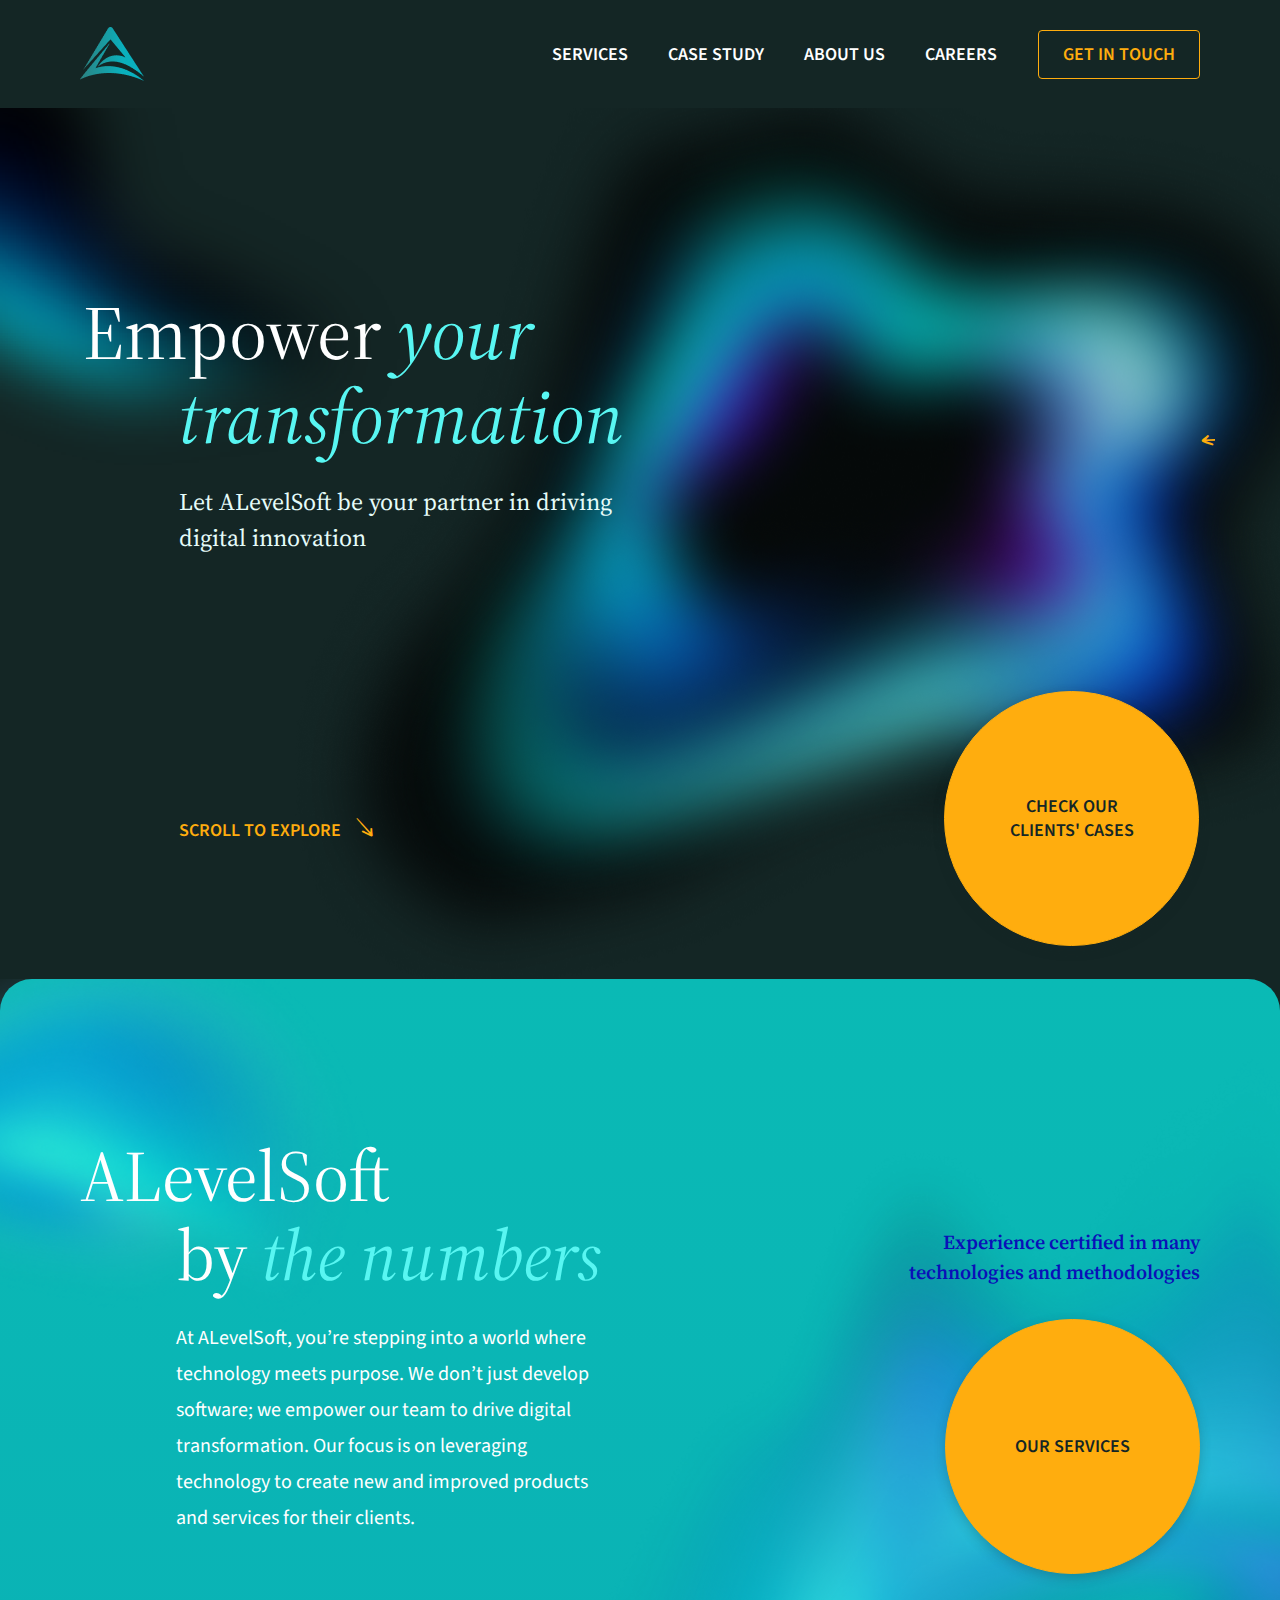
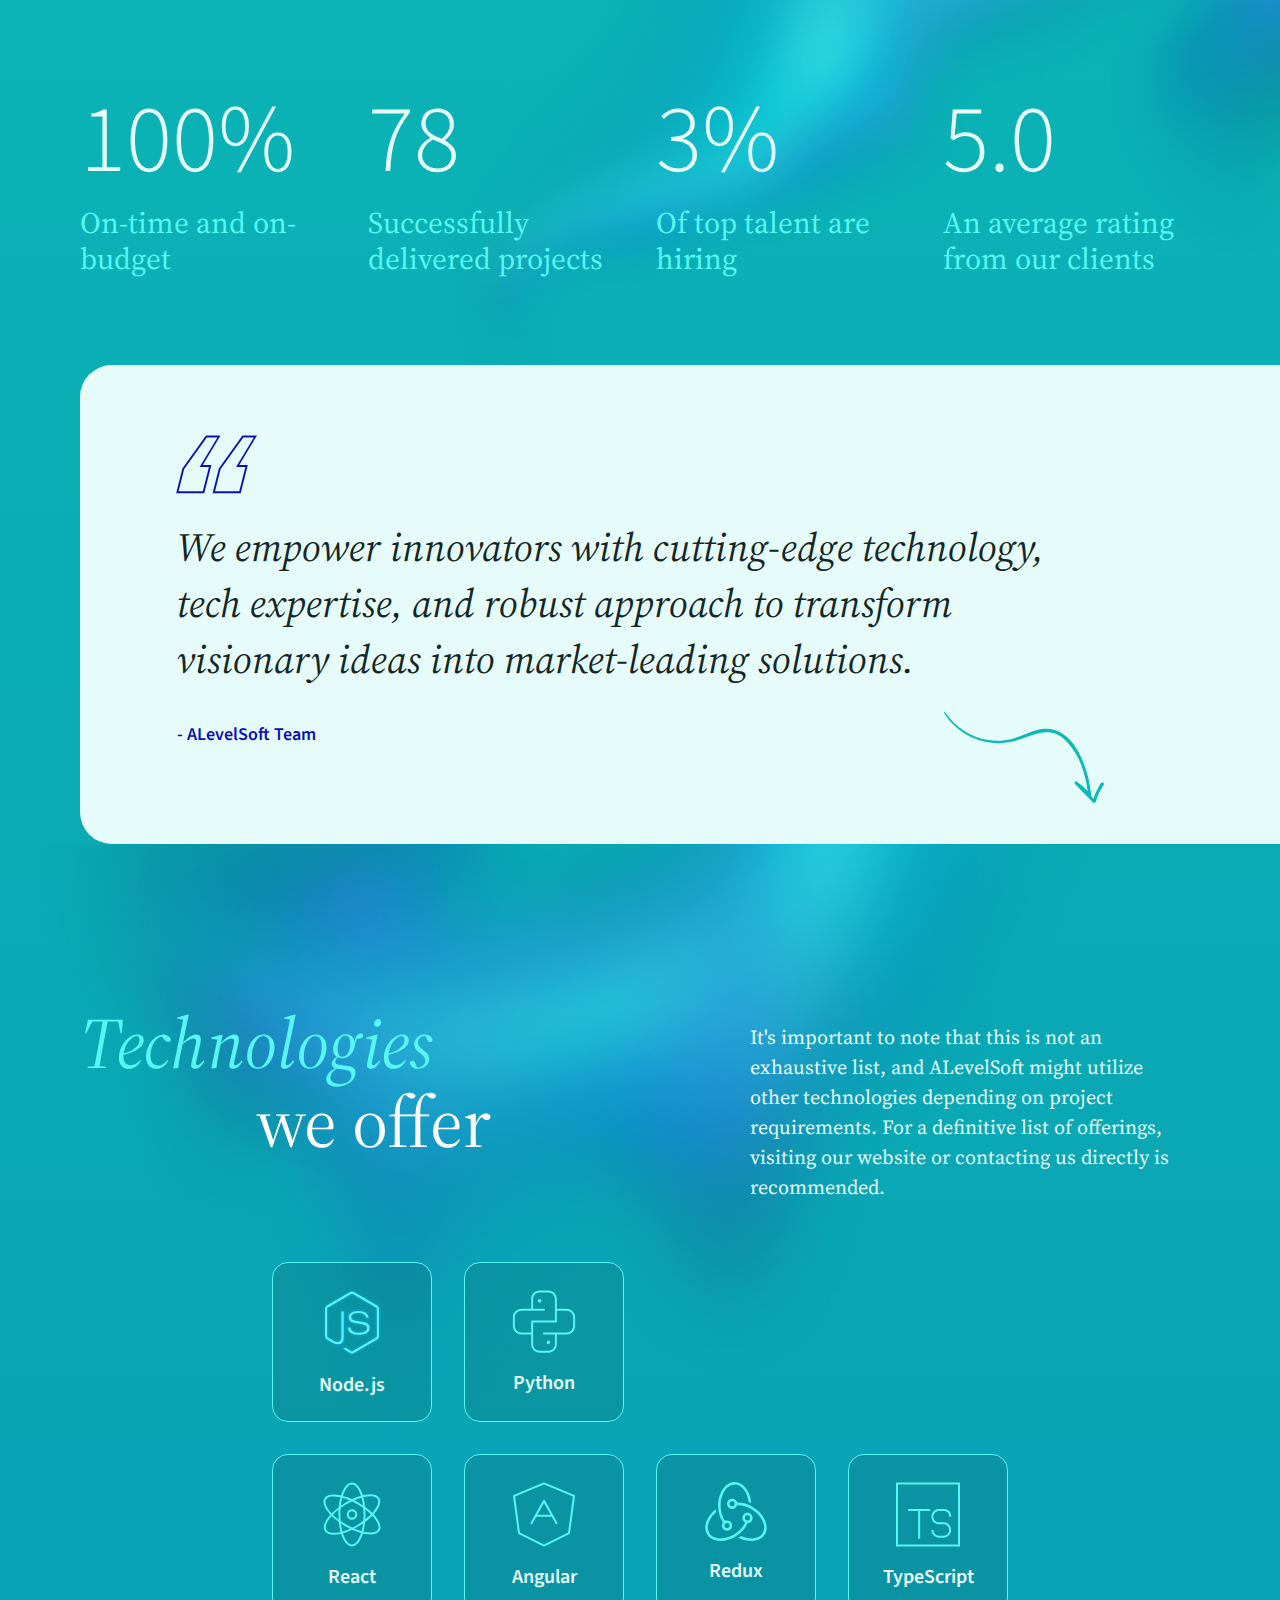
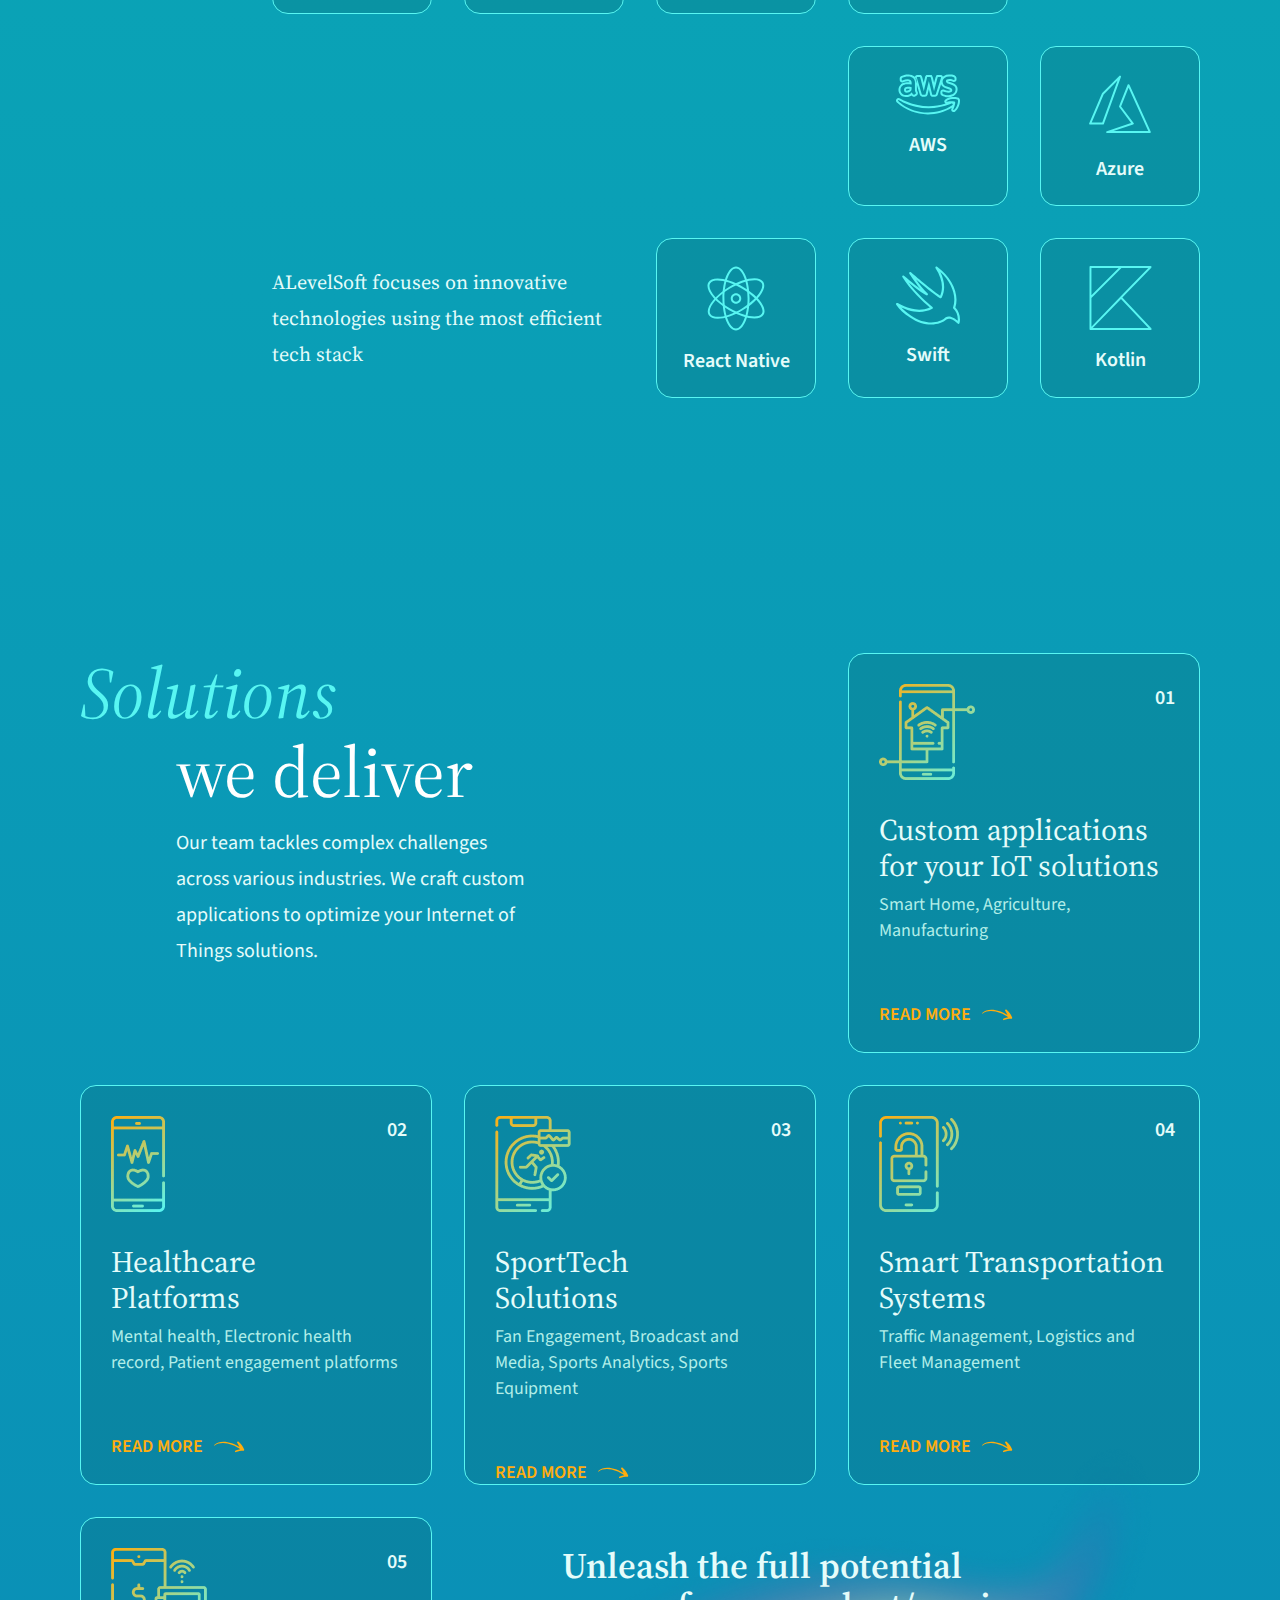
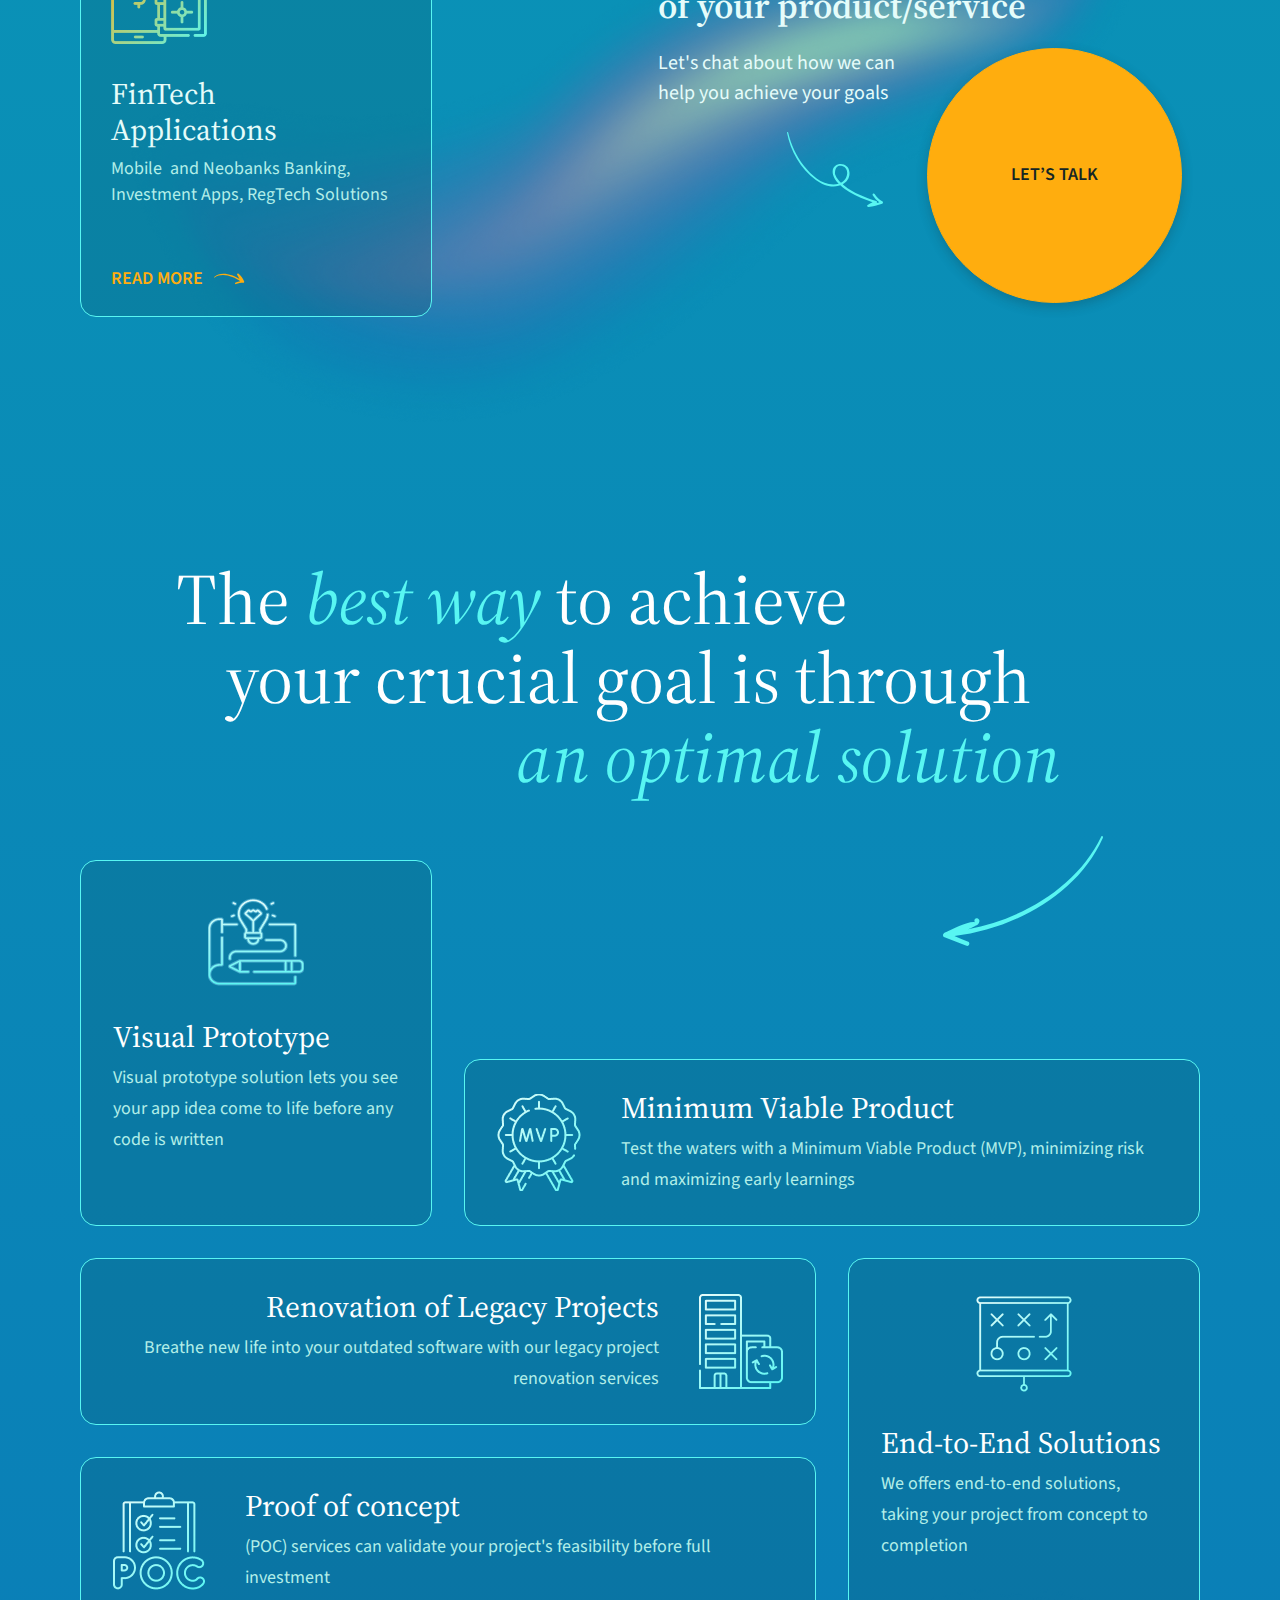
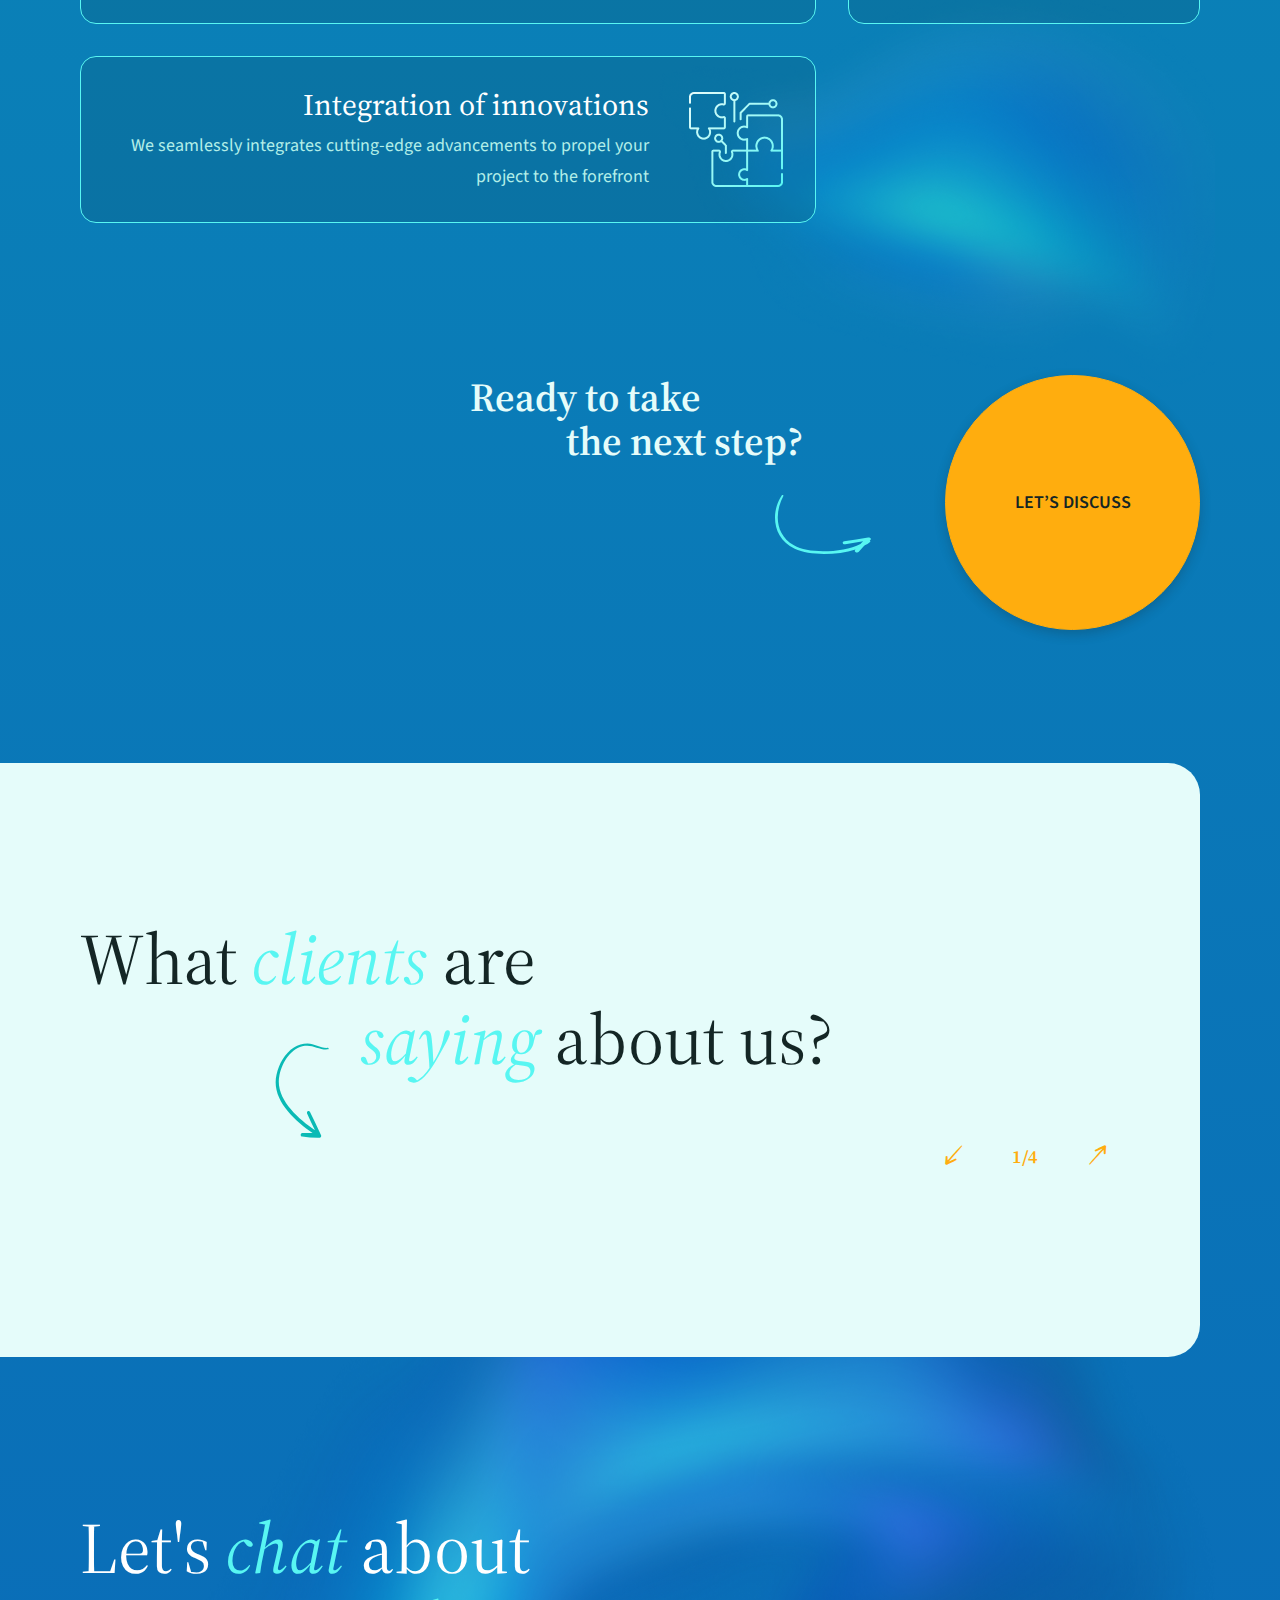
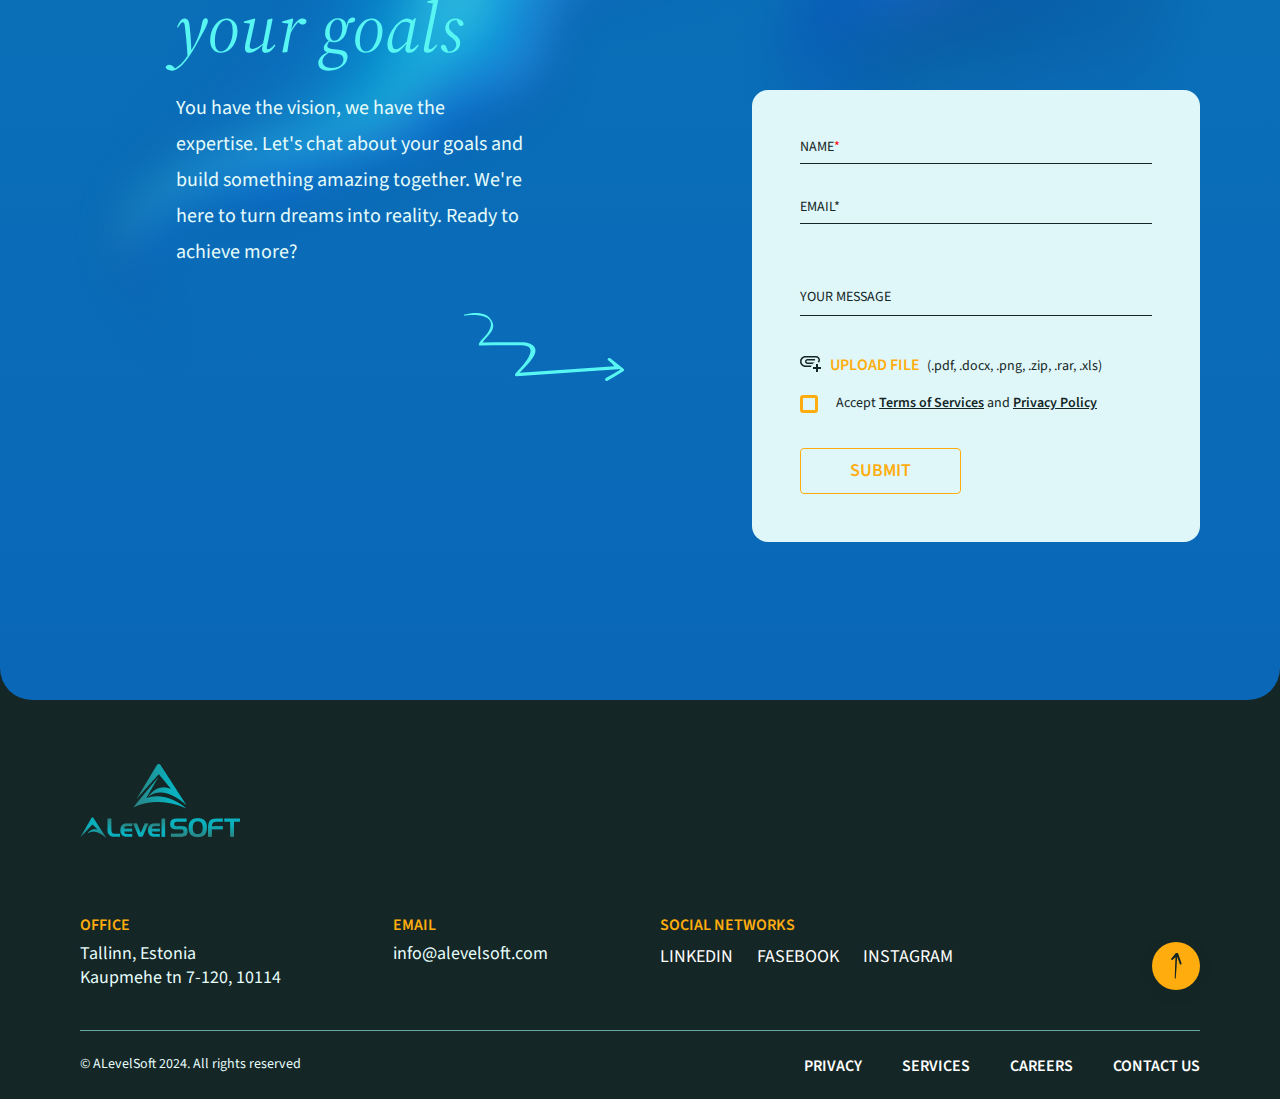
<file: index.html>
<!DOCTYPE html>
<html lang="en">
  <head>
    <meta charset="UTF-8" />
    <meta name="viewport" content="width=device-width, initial-scale=1.0" />
    <link rel="preconnect" href="https://fonts.googleapis.com" />
    <link rel="preconnect" href="https://fonts.gstatic.com" crossorigin />
    <link
      href="https://fonts.googleapis.com/css2?family=Source+Sans+3:ital,wght@0,200..900;1,200..900&family=Source+Serif+4:ital,opsz,wght@0,8..60,200..900;1,8..60,200..900&display=swap"
      rel="stylesheet"
    />
    <link rel="stylesheet" href="owl-carousel/owl.carousel.min.css" />
    <link rel="stylesheet" href="owl-carousel/owl.theme.default.min.css" />
    <link rel="stylesheet" href="css/style-fonts.css" />
    <link rel="stylesheet" href="css/style.css" />
    <title>ALevelSoft</title>
  </head>
  <body>
    <div class="wrapper">
      <header class="header">
        <div class="header__container">
          <div class="header__logo">
            <a href="index.html"
              ><img src="img/logo.png" alt="Logo ALevelSoft"
            /></a>
          </div>
          <nav class="header__nav nav">
            <ul class="nav__list">
              <li class="nav__item">
                <a href="#" class="nav__link">Services</a>
              </li>
              <li class="nav__item">
                <a href="#" class="nav__link">Case Study</a>
              </li>
              <li class="nav__item">
                <a href="#" class="nav__link">About us</a>
              </li>
              <li class="nav__item">
                <a href="#" class="nav__link">Careers</a>
              </li>
            </ul>
            <a href="contact.html" class="header__btn btn">Get in Touch</a>
          </nav>
        </div>
      </header>

      <main class="main">
        <section class="hero">
          <div class="hero__container">
            <div class="hero__content">
              <h1 class="hero__title title">
                <span class="ml-96"
                  >Empower <span class="color-text">your</span></span
                >
                <br /><span class="color-text"> transformation</span>
              </h1>
              <strong class="hero__label label"
                >Let ALevelSoft be your partner in driving <br />
                digital innovation</strong
              >
              <div class="scroll-to-explore">
                <a href="">Scroll to explore</a>
                <!-- <img src="img/icon/arrow-down.svg" alt="" /> -->
                <span class="icon-arrow-down"></span>
              </div>
            </div>
            <div class="hero__wrapper">
              <div class="hero__carousel owl-carousel owl-theme">
                <div class="hero__carousel-item">
                  <span
                    >Transporting Smart City app is a cutting-edge mobile
                    application designed to revolutionize urban transportation. </span
                  ><img src="/img/section-hero/img1.png" alt="" />
                </div>
                <div class="hero__carousel-item">
                  <img src="/img/section-hero/img1.png" alt="" />
                </div>
                <div class="hero__carousel-item">
                  <img src="/img/section-hero/img1.png" alt="" />
                </div>
              </div>
              <div class="custom-nav">
                <button class="custom-prev">
                  <span class="icon-arrow-left-hero"></span>
                </button>
                <div class="custom-dots"></div>
                <button class="custom-next">
                  <span class="icon-arrow-right-hero"></span>
                </button>
              </div>
            </div>

            <div class="hero__cta cta">
              <a href="#" class="cta__button"
                >Check Our <br />
                Clients' Cases
              </a>
            </div>
          </div>
        </section>
        <div class="section__wrap">
          <section class="number">
            <div class="number__container">
              <div class="number__content">
                <div class="number__text">
                  <h2 class="number__title title">
                    <span class="ml-96">ALevelSoft</span>
                    <br />by<span class="color-text"> the numbers</span>
                  </h2>
                  <strong class="number__label label"
                    >At ALevelSoft, you’re stepping into a world where
                    technology meets purpose. We don’t just develop software;
                    we empower our team to drive digital transformation. Our
                    focus is on leveraging technology to create new and improved
                    products and services for their clients.</strong
                  >
                </div>
                <div class="number__services services">
                  <span class="services__subtitle"
                    >Experience certified in many technologies and
                    methodologies</span
                  >
                  <div class="services__cta cta">
                    <a href="#" class="cta__button">our services</a>
                  </div>
                </div>
              </div>
              <div class="number__bottom">
                <ul class="number__list">
                  <li class="number__item">
                    <span class="number__value">100%</span>
                    <span class="number__text">On-time and on-budget</span>
                  </li>
                  <li class="number__item">
                    <span class="number__value">78</span>
                    <span class="number__text"
                      >Successfully delivered projects</span
                    >
                  </li>
                  <li class="number__item">
                    <span class="number__value">3%</span>
                    <span class="number__text">Of top talent are hiring</span>
                  </li>
                  <li class="number__item">
                    <span class="number__value">5.0</span>
                    <span class="number__text"
                      >An average rating from our clients</span
                    >
                  </li>
                </ul>
              </div>
            </div>
          </section>
          <section class="quote">
            <div class="quote__container">
              <div class="quote__body">
                <p class="quote__text">
                  We empower innovators with cutting-edge technology, tech
                  expertise, and robust approach to transform visionary ideas
                  into market-leading solutions.
                </p>
                <a class="quote__link" href="#">- ALevelSoft Team</a>
              </div>
            </div>
          </section>
          <section class="technologies">
            <div class="technologies__container">
              <div class="technologies__top">
                <h2 class="technologies__title title">
                  <span class="color-text">Technologies </span
                  ><span> <br />we offer</span>
                </h2>
                <strong class="technologies__label label"
                  >It's important to note that this is not an exhaustive list,
                  and ALevelSoft might utilize other technologies depending on
                  project requirements. For a definitive list of offerings,
                  visiting our website or contacting us directly is
                  recommended.</strong
                >
              </div>
              <div class="technologies__body">
                <div class="technologies__item card node">
                  <img
                    class="card__img"
                    src="/img/icon/icon-js.svg"
                    alt="Card"
                  />
                  <span class="card__title">Node.js</span>
                </div>
                <div class="technologies__item card python">
                  <img
                    class="card__img"
                    src="/img/icon/icon-python.svg"
                    alt="Card"
                  />
                  <span class="card__title">Python</span>
                </div>
                <div class="technologies__item card react">
                  <img
                    class="card__img"
                    src="/img/icon/icon-react.svg"
                    alt="Card"
                  />
                  <span class="card__title">React</span>
                </div>
                <div class="technologies__item card angular">
                  <img
                    class="card__img"
                    src="/img/icon/icon-angular.svg"
                    alt="Card"
                  />
                  <span class="card__title">Angular</span>
                </div>
                <div class="technologies__item card redux">
                  <img
                    class="card__img"
                    src="/img/icon/icon-redux.svg"
                    alt="Card"
                  />
                  <span class="card__title">Redux</span>
                </div>
                <div class="technologies__item card type-script">
                  <img
                    class="card__img"
                    src="/img/icon/icon-type-script.svg"
                    alt="Card"
                  />
                  <span class="card__title">TypeScript</span>
                </div>
                <div class="technologies__item card aws">
                  <img
                    class="card__img"
                    src="/img/icon/icon-aws.svg"
                    alt="Card"
                  />
                  <span class="card__title">AWS</span>
                </div>
                <div class="technologies__item card azure">
                  <img
                    class="card__img"
                    src="/img/icon/icon-azure.svg"
                    alt="Card"
                  />
                  <span class="card__title">Azure</span>
                </div>
                <div class="technologies__item text-grid">
                  <span class="card__text"
                    >ALevelSoft focuses on innovative technologies using the
                    most efficient tech stack</span
                  >
                </div>
                <div class="technologies__item card react-native">
                  <img
                    class="card__img"
                    src="/img/icon/icon-react.svg"
                    alt="Card"
                  />
                  <span class="card__title">React Native</span>
                </div>
                <div class="technologies__item card swift">
                  <img
                    class="card__img"
                    src="/img/icon/icon-swift.svg"
                    alt="Card"
                  />
                  <span class="card__title">Swift</span>
                </div>
                <div class="technologies__item card kotlin">
                  <img
                    class="card__img"
                    src="/img/icon/icon-kotlin.svg"
                    alt="Card"
                  />
                  <span class="card__title">Kotlin</span>
                </div>
              </div>
            </div>
          </section>
          <section class="solutions">
            <div class="solutions__container">
              <div class="solutions__wrapper">
                <div class="solutions__item solutions__item1">
                  <div class="solutions__text">
                    <h2 class="solutions__title title">
                      <span class="color-text ml-96">Solutions</span>
                      <br /><span>we deliver</span>
                    </h2>
                    <strong class="solutions__label label"
                      >Our team tackles complex challenges across various
                      industries. We craft custom applications to optimize your
                      Internet of Things solutions.</strong
                    >
                  </div>
                </div>
                <div class="solutions__item solutions__item2 card-solutions">
                  <div class="card-solutions__top">
                    <img
                      class="card-solutions__img"
                      src="/img/section-solutions/solutions-img-1.png"
                      alt=""
                    />
                    <span class="solutions__number">01</span>
                  </div>

                  <h3 class="card-solutions__title">
                    Custom applications for your IoT solutions
                  </h3>
                  <p class="card-solutions__text">
                    Smart Home, Agriculture, Manufacturing
                  </p>
                  <a class="card-solutions__link" href="#">read more</a>
                </div>
                <div class="solutions__item solutions__item3 card-solutions">
                  <div class="card-solutions__top">
                    <img
                      class="card-solutions__img"
                      src="/img/section-solutions/solutions-img-2.png"
                      alt=""
                    />
                    <span class="solutions__number">02</span>
                  </div>

                  <h3 class="card-solutions__title">
                    Healthcare <br />
                    Platforms
                  </h3>
                  <p class="card-solutions__text">
                    Mental health, Electronic health record, Patient engagement
                    platforms
                  </p>
                  <a class="card-solutions__link" href="#">read more</a>
                </div>
                <div class="solutions__item solutions__item4 card-solutions">
                  <div class="card-solutions__top">
                    <img
                      class="card-solutions__img"
                      src="/img/section-solutions/solutions-img-3.png"
                      alt=""
                    />
                    <span class="solutions__number">03</span>
                  </div>

                  <h3 class="card-solutions__title">
                    SportTech<br />
                    Solutions
                  </h3>
                  <p class="card-solutions__text">
                    Fan Engagement, Broadcast and Media, Sports Analytics,
                    Sports Equipment
                  </p>
                  <a class="card-solutions__link" href="#">read more</a>
                </div>
                <div class="solutions__item solutions__item5 card-solutions">
                  <div class="card-solutions__top">
                    <img
                      class="card-solutions__img"
                      src="/img/section-solutions/solutions-img-4.png"
                      alt=""
                    />
                    <span class="solutions__number">04</span>
                  </div>

                  <h3 class="card-solutions__title">
                    Smart Transportation Systems
                  </h3>
                  <p class="card-solutions__text">
                    Traffic Management, Logistics and Fleet Management
                  </p>
                  <a class="card-solutions__link" href="#">read more</a>
                </div>
                <div class="solutions__item solutions__item6 card-solutions">
                  <div class="card-solutions__top">
                    <img
                      class="card-solutions__img"
                      src="/img/section-solutions/solutions-img-5.png"
                      alt=""
                    />
                    <span class="solutions__number">05</span>
                  </div>

                  <h3 class="card-solutions__title">
                    FinTech <br />Applications
                  </h3>
                  <p class="card-solutions__text">
                    Mobile  and Neobanks Banking, Investment Apps, RegTech
                    Solutions
                  </p>
                  <a class="card-solutions__link" href="#">read more</a>
                </div>
                <div class="solutions__item solutions__item7 pl-96">
                  <h4 class="solutions__subtitle">
                    <span class="ml-96">Unleash the full potential <br /></span>
                    of your product/service
                  </h4>
                  <div class="solutions__cta cta-block">
                    <span class="cta-block__label"
                      >Let's chat about how we can <br />
                      help you achieve your goals</span
                    >
                    <div class="cta">
                      <a href="#" class="cta__button">Let’s talk</a>
                    </div>
                  </div>
                </div>
              </div>
            </div>
          </section>
          <section class="solutions-process">
            <div class="solutions-process__container">
              <h2 class="solutions-process__title title">
                The <span class="color-text">best way</span> to achieve
                <br /><span class="pl-50"> your crucial goal is through</span>
                <br />
                <span class="color-text pl-320">an optimal solution</span>
              </h2>
              <div class="solutions-process__body">
                <div
                  class="solutions-process__item solutions-process__item1 card-big"
                >
                  <img
                    class="card-big__img"
                    src="/img/section-solutions-process/img-1.png"
                    alt=""
                  />
                  <div class="card-big__body">
                    <h3 class="card-big__title">Visual Prototype</h3>
                    <p class="card-big__text">
                      Visual prototype solution lets you see your app idea come
                      to life before any code is written
                    </p>
                  </div>
                </div>
                <div
                  class="solutions-process__item solutions-process__item2 card-big card-midlle"
                >
                  <img
                    class="card-big__img"
                    src="/img/section-solutions-process/img-2.png"
                    alt=""
                  />
                  <div class="card-big__body">
                    <h3 class="card-big__title">Minimum Viable Product</h3>
                    <p class="card-big__text">
                      Test the waters with a Minimum Viable Product (MVP),
                      minimizing risk and maximizing early learnings
                    </p>
                  </div>
                </div>
                <div
                  class="solutions-process__item solutions-process__item3 card-big card-midlle card__revers"
                >
                  <img
                    class="card-big__img"
                    src="/img/section-solutions-process/img-3.png"
                    alt=""
                  />
                  <div class="card-big__body">
                    <h3 class="card-big__title">
                      Renovation of Legacy Projects
                    </h3>
                    <p class="card-big__text">
                      Breathe new life into your outdated software with our
                      legacy project renovation services
                    </p>
                  </div>
                </div>
                <div
                  class="solutions-process__item solutions-process__item4 card-big"
                >
                  <img
                    class="card-big__img"
                    src="/img/section-solutions-process/img-4.png"
                    alt=""
                  />
                  <div class="card-big__body">
                    <h3 class="card-big__title">End-to-End Solutions</h3>
                    <p class="card-big__text">
                      We offers end-to-end solutions, taking your project from
                      concept to completion
                    </p>
                  </div>
                </div>
                <div
                  class="solutions-process__item solutions-process__item5 card-big card-midlle"
                >
                  <img
                    class="card-big__img"
                    src="/img/section-solutions-process/img-5.png"
                    alt=""
                  />
                  <div class="card-big__body">
                    <h3 class="card-big__title">Proof of concept</h3>
                    <p class="card-big__text">
                      (POC) services can validate your project's feasibility
                      before full investment
                    </p>
                  </div>
                </div>
                <div
                  class="solutions-process__item solutions-process__item6 card-big card-midlle card__revers"
                >
                  <img
                    class="card-big__img"
                    src="/img/section-solutions-process/img-6.png"
                    alt=""
                  />
                  <div class="card-big__body">
                    <h3 class="card-big__title">Integration of innovations</h3>
                    <p class="card-big__text">
                      We seamlessly integrates cutting-edge advancements to
                      propel your project to the forefront
                    </p>
                  </div>
                </div>
              </div>
              <div class="solutions-process__cta cta-block pl-50">
                <span class="cta-block__label">
                  <span class="ml-96"></span> Ready to take <br />
                  <span class="">the next step?</span>
                </span>
                <div class="cta">
                  <a href="#" class="cta__button">Let’s discuss</a>
                </div>
              </div>
            </div>
          </section>
          <section class="testimonial">
            <div class="testimonial__container">
              <div class="testimonial__body">
                <h2 class="testimonial__title title">
                  <span class="first-line">
                    What <span class="color-text">clients</span> are
                  </span>
                  <br /><span class="color-text second-line"> saying</span>
                  about us?
                </h2>
                <div class="custom">
                  <div class="testimonial__carousel owl-carousel owl-theme">
                    <div class="testimonial__item item">
                      <blockquote class="testimonial__quote">
                        "ALevelSoft: exceeding expectations and delivering
                        results."
                      </blockquote>
                      <p class="testimonial__text">
                        The final product exceeded our expectations – it's not
                        only user-friendly and visually appealing, but it's also
                        driving real business results. We wouldn't hesitate to
                        recommend ALevelSoft to anyone looking for a reliable
                        and talented IT partner. We were impressed with
                        ALevelSoft from the very beginning. Their team took the
                        time to understand our specific needs and goals for our
                        new mobile app. They were incredibly responsive
                        throughout the entire development process, keeping us
                        informed and involved every step of the way.
                      </p>
                      <div class="testimonial__author">
                        <img
                          src="img/section-testimonial/img-author.jpg"
                          alt="Sarah Jones"
                          class="testimonial__photo"
                        />
                        <div class="testimonial__author-info">
                          <p class="testimonial__author-name">Sarah Jones,</p>
                          <p class="testimonial__author-role">
                            CEO of ABC Company
                          </p>
                        </div>
                      </div>
                    </div>
                    <div class="testimonial__item item">
                      <blockquote class="testimonial__quote">
                        "ALevelSoft: exceeding expectations and delivering
                        results."
                      </blockquote>
                      <p class="testimonial__text">
                        The final product exceeded our expectations – it's not
                        only user-friendly and visually appealing, but it's also
                        driving real business results. We wouldn't hesitate to
                        recommend ALevelSoft to anyone looking for a reliable
                        and talented IT partner. We were impressed with
                        ALevelSoft from the very beginning. Their team took the
                        time to understand our specific needs and goals for our
                        new mobile app. They were incredibly responsive
                        throughout the entire development process, keeping us
                        informed and involved every step of the way.
                      </p>
                      <div class="testimonial__author">
                        <img
                          src="img/section-testimonial/img-author.jpg"
                          alt="Sarah Jones"
                          class="testimonial__photo"
                        />
                        <div class="testimonial__author-info">
                          <p class="testimonial__author-name">Sarah Jones,</p>
                          <p class="testimonial__author-role">
                            CEO of ABC Company
                          </p>
                        </div>
                      </div>
                    </div>
                    <div class="testimonial__item item">
                      <blockquote class="testimonial__quote">
                        "ALevelSoft: exceeding expectations and delivering
                        results."
                      </blockquote>
                      <p class="testimonial__text">
                        The final product exceeded our expectations – it's not
                        only user-friendly and visually appealing, but it's also
                        driving real business results. We wouldn't hesitate to
                        recommend ALevelSoft to anyone looking for a reliable
                        and talented IT partner. We were impressed with
                        ALevelSoft from the very beginning. Their team took the
                        time to understand our specific needs and goals for our
                        new mobile app. They were incredibly responsive
                        throughout the entire development process, keeping us
                        informed and involved every step of the way.
                      </p>
                      <div class="testimonial__author">
                        <img
                          src="img/section-testimonial/img-author.jpg"
                          alt="Sarah Jones"
                          class="testimonial__photo"
                        />
                        <div class="testimonial__author-info">
                          <p class="testimonial__author-name">Sarah Jones,</p>
                          <p class="testimonial__author-role">
                            CEO of ABC Company
                          </p>
                        </div>
                      </div>
                    </div>
                    <div class="testimonial__item item">
                      <blockquote class="testimonial__quote">
                        "ALevelSoft: exceeding expectations and delivering
                        results."
                      </blockquote>
                      <p class="testimonial__text">
                        The final product exceeded our expectations – it's not
                        only user-friendly and visually appealing, but it's also
                        driving real business results. We wouldn't hesitate to
                        recommend ALevelSoft to anyone looking for a reliable
                        and talented IT partner. We were impressed with
                        ALevelSoft from the very beginning. Their team took the
                        time to understand our specific needs and goals for our
                        new mobile app. They were incredibly responsive
                        throughout the entire development process, keeping us
                        informed and involved every step of the way.
                      </p>
                      <div class="testimonial__author">
                        <img
                          src="img/section-testimonial/img-author.jpg"
                          alt="Sarah Jones"
                          class="testimonial__photo"
                        />
                        <div class="testimonial__author-info">
                          <p class="testimonial__author-name">Sarah Jones,</p>
                          <p class="testimonial__author-role">
                            CEO of ABC Company
                          </p>
                        </div>
                      </div>
                    </div>
                    <div class="testimonial__item item">
                      <blockquote class="testimonial__quote">
                        "ALevelSoft: exceeding expectations and delivering
                        results."
                      </blockquote>
                      <p class="testimonial__text">
                        The final product exceeded our expectations – it's not
                        only user-friendly and visually appealing, but it's also
                        driving real business results. We wouldn't hesitate to
                        recommend ALevelSoft to anyone looking for a reliable
                        and talented IT partner. We were impressed with
                        ALevelSoft from the very beginning. Their team took the
                        time to understand our specific needs and goals for our
                        new mobile app. They were incredibly responsive
                        throughout the entire development process, keeping us
                        informed and involved every step of the way.
                      </p>
                      <div class="testimonial__author">
                        <img
                          src="img/section-testimonial/img-author.jpg"
                          alt="Sarah Jones"
                          class="testimonial__photo"
                        />
                        <div class="testimonial__author-info">
                          <p class="testimonial__author-name">Sarah Jones,</p>
                          <p class="testimonial__author-role">
                            CEO of ABC Company
                          </p>
                        </div>
                      </div>
                    </div>
                  </div>
                  <div class="custom-nav">
                    <button class="custom-prev">
                      <!-- <img src="img/icon/arrow-nav-down-left.svg" alt="" /> -->
                      <span class="icon-arrow-nav-down-left"></span>
                    </button>
                    <span class="slide-indicator">1/4</span>

                    <button class="custom-next">
                      <!-- <img src="img/icon/arrow-nav-down-right.svg" alt="" /> -->
                      <span class="icon-arrow-nav-down-right"></span>
                    </button>
                  </div>
                </div>
              </div>
            </div>
          </section>
          <section class="contact">
            <div class="contact__container">
              <h2 class="contact__title title">
                <span class="first-line">
                  Let's <span class="color-text">chat</span> about
                </span>
                <br /><span class="color-text second-line"> your goals</span>
              </h2>
              <div class="contact__body">
                <p class="contact__text">
                  You have the vision, we have the expertise. Let's chat about
                  your goals and build something amazing together. We're here to
                  turn dreams into reality. Ready to achieve more?
                </p>
                <div class="contact__form">
                  <form action="#" method="post">
                    <div class="form__group">
                      <input
                        class="input"
                        placeholder="none"
                        type="text"
                        id="name"
                        name="name"
                        required
                      />
                      <label for="name"
                        >NAME<span style="color: red">*</span></label
                      >
                    </div>
                    <div class="form__group">
                      <input
                        class="input"
                        placeholder="none"
                        type="email"
                        id="email"
                        name="email"
                        required
                      />
                      <label for="email">EMAIL*</label>
                    </div>
                    <div class="form__group">
                      <textarea
                        class="input"
                        placeholder="none"
                        id="message"
                        name="message"
                        rows="3"
                      ></textarea>
                      <label for="message">YOUR MESSAGE</label>
                    </div>
                    <div class="form__group-upload">
                      <label for="file-upload" class="file-upload">
                        <input
                          class="input-upload"
                          type="file"
                          id="file-upload"
                          name="file-upload"
                          accept=".pdf,.doc,.docx,.png,.zip,.rar,.xls"
                        />
                        <img src="img/icon/icon-upload.svg" alt="" /><span
                          class="upload-text"
                          >UPLOAD FILE
                        </span>
                        <span class="file-types"
                          >(.pdf, .docx, .png, .zip, .rar, .xls)</span
                        >
                      </label>
                    </div>
                    <div class="form__group-checkbox">
                      <label>
                        <input
                          class="checkbox"
                          type="checkbox"
                          name="terms"
                          required
                        />
                        <span class="checkmark"></span>
                        <span>
                          Accept <a href="#">Terms of Services</a> and
                          <a href="#">Privacy Policy</a></span
                        >
                      </label>
                    </div>
                    <button class="submit btn" type="submit">SUBMIT</button>
                  </form>
                </div>
              </div>
            </div>
          </section>
        </div>
      </main>
      <footer class="footer">
        <div class="footer__container">
          <div class="footer__flex">
            <div class="footer__logo">
              <a href="index.html"
                ><img src="img/logo-footer.png" alt="AlevelSoft Logo"
              /></a>
            </div>
            <div class="footer__body">
              <a href="#" class="scroll-to-top"></a>
              <ul class="footer__info info">
                <li class="info__item">
                  <span class="info__title">Office</span>
                  <a class="info__link" href="http://"
                    >Tallinn, Estonia <br />
                    Kaupmehe tn 7-120, 10114</a
                  >
                </li>
                <li class="info__item">
                  <span class="info__title">Email</span>
                  <a class="info__link" href="mailto:info@alevelsoft.com"
                    >info@alevelsoft.com</a
                  >
                </li>
                <li class="info__item">
                  <span class="info__title">Social Networks</span>
                  <ul class="social__list">
                    <li class="social__item">
                      <a href="#" class="social__link">LinkedIn</a>
                    </li>
                    <li class="social__item">
                      <a href="#" class="social__link">FaseBook</a>
                    </li>
                    <li class="social__item">
                      <a href="#" class="social__link">Instagram</a>
                    </li>
                  </ul>
                </li>
              </ul>
            </div>
          </div>

          <div class="footer__bottom">
            <div class="footer__copyright">
              &copy; ALevelSoft 2024. All rights reserved
            </div>
            <div class="footer__nav">
              <nav class="nav">
                <ul class="nav__list">
                  <li class="nav__item">
                    <a href="#" class="nav__link">privacy</a>
                  </li>
                  <li class="nav__item">
                    <a href="#" class="nav__link">Services</a>
                  </li>
                  <li class="nav__item">
                    <a href="#" class="nav__link">Careers</a>
                  </li>
                  <li class="nav__item">
                    <a href="#" class="nav__link">Contact us</a>
                  </li>
                </ul>
              </nav>
            </div>
          </div>
        </div>
      </footer>
    </div>
    <script
      src="https://cdnjs.cloudflare.com/ajax/libs/jquery/3.7.1/jquery.min.js"
      integrity="sha512-v2CJ7UaYy4JwqLDIrZUI/4hqeoQieOmAZNXBeQyjo21dadnwR+8ZaIJVT8EE2iyI61OV8e6M8PP2/4hpQINQ/g=="
      crossorigin="anonymous"
      referrerpolicy="no-referrer"
    ></script>
    <script src="owl-carousel/owl.carousel.min.js"></script>
    <script src="js/script.js"></script>
  </body>
</html>
</file>
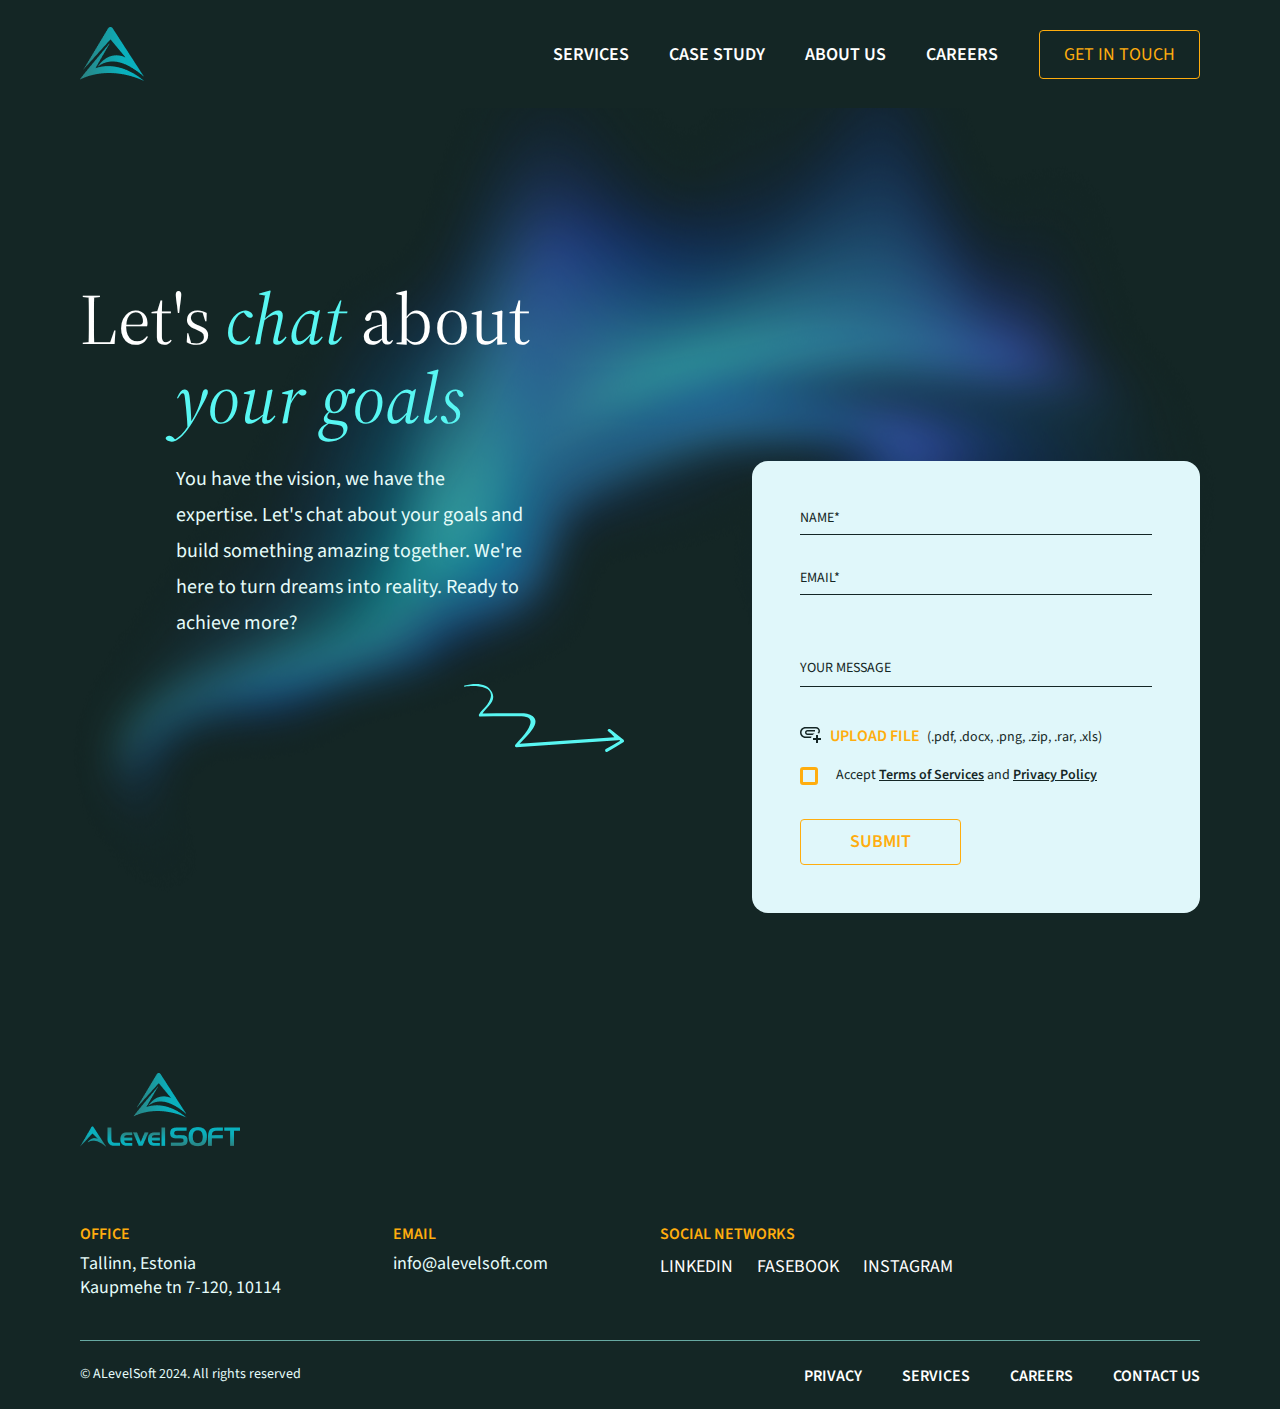
<file: contact.html>
<!DOCTYPE html>
<html lang="en">
  <head>
    <meta charset="UTF-8" />
    <meta name="viewport" content="width=device-width, initial-scale=1.0" />
    <link rel="preconnect" href="https://fonts.googleapis.com" />
    <link rel="preconnect" href="https://fonts.gstatic.com" crossorigin />
    <link
      href="https://fonts.googleapis.com/css2?family=Source+Sans+3:ital,wght@0,200..900;1,200..900&family=Source+Serif+4:ital,opsz,wght@0,8..60,200..900;1,8..60,200..900&display=swap"
      rel="stylesheet"
    />
    <link rel="stylesheet" href="owl-carousel/owl.carousel.min.css" />
    <link rel="stylesheet" href="owl-carousel/owl.theme.default.min.css" />
    <link rel="stylesheet" href="css/style-fonts.css" />
    <link rel="stylesheet" href="css/style.css" />
    <title>ALevelSoft</title>
  </head>
  <body>
    <div class="wrapper">
      <header class="header" >
        <div class="header__container">
          <div class="header__logo">
            <a href="index.html"
              ><img src="img/logo.png" alt="Logo ALevelSoft"
            /></a>
          </div>
          <nav class="header__nav nav">
            <ul class="nav__list">
              <li class="nav__item">
                <a href="#" class="nav__link">Services</a>
              </li>
              <li class="nav__item">
                <a href="#" class="nav__link">Case Study</a>
              </li>
              <li class="nav__item">
                <a href="#" class="nav__link">About us</a>
              </li>
              <li class="nav__item">
                <a href="#" class="nav__link">Careers</a>
              </li>
            </ul>
            <button class="header__btn btn">Get in Touch</button>
          </nav>
        </div>
      </header>
      <main class="main" id="top">
        <section class="contact contact__page">
          <div class="contact__container ">
            <h2 class="contact__title title">
              <span class="first-line">
                Let's <span class="color-text">chat</span> about
              </span>
              <br /><span class="color-text second-line"> your goals</span>
            </h2>
            <div class="contact__body">
              <p class="contact__text">
                You have the vision, we have the expertise. Let's chat about
                your goals and build something amazing together. We're here to
                turn dreams into reality. Ready to achieve more?
              </p>
              <div class="contact__form">
                <form action="#" method="post">
                  <div class="form__group">
                    <input
                      class="input"
                      placeholder="none"
                      type="text"
                      id="name"
                      name="name"
                      required
                    />
                    <label for="name">NAME*</label>
                  </div>
                  <div class="form__group">
                    <input
                      class="input"
                      placeholder="none"
                      type="email"
                      id="email"
                      name="email"
                      required
                    />
                    <label for="email">EMAIL*</label>
                  </div>
                  <div class="form__group">
                    <textarea
                      class="input"
                      placeholder="none"
                      id="message"
                      name="message"
                      rows="3"
                    ></textarea>
                    <label for="message">YOUR MESSAGE</label>
                  </div>
                  <div class="form__group-upload">
                    <label for="file-upload" class="file-upload">
                      <input
                        class="input-upload"
                        type="file"
                        id="file-upload"
                        name="file-upload"
                        accept=".pdf,.doc,.docx,.png,.zip,.rar,.xls"
                      />
                      <img src="img/icon/icon-upload.svg" alt="" /><span
                        class="upload-text"
                        >UPLOAD FILE
                      </span>
                      <span class="file-types"
                        >(.pdf, .docx, .png, .zip, .rar, .xls)</span
                      >
                    </label>
                  </div>
                  <div class="form__group-checkbox">
                    <label>
                      <input
                        class="checkbox"
                        type="checkbox"
                        name="terms"
                        required
                      />
                      <span class="checkmark"></span>
                      <span>
                        Accept <a href="#">Terms of Services</a> and
                        <a href="#">Privacy Policy</a></span
                      >
                    </label>
                  </div>
                  <button class="submit btn" type="submit">SUBMIT</button>
                </form>
              </div>
            </div>
          </div>
        </section>
      </main>
      <footer class="footer">
        <div class="footer__container">
          <div class="footer__flex">
            <div class="footer__logo">
              <a href="index.html"
                ><img src="img/logo-footer.png" alt="AlevelSoft Logo"
              /></a>
            </div>
            <div class="footer__body">
              <a  href="#top" class="back-to-top"></a>
              <ul class="footer__info info">
                <li class="info__item">
                  <span class="info__title">Office</span>
                  <a class="info__link" href="http://"
                    >Tallinn, Estonia <br />
                    Kaupmehe tn 7-120, 10114</a
                  >
                </li>
                <li class="info__item">
                  <span class="info__title">Email</span>
                  <a class="info__link" href="mailto:info@alevelsoft.com"
                    >info@alevelsoft.com</a
                  >
                </li>
                <li class="info__item">
                  <span class="info__title">Social Networks</span>
                  <ul class="social__list">
                    <li class="social__item">
                      <a href="#" class="social__link">LinkedIn</a>
                    </li>
                    <li class="social__item">
                      <a href="#" class="social__link">FaseBook</a>
                    </li>
                    <li class="social__item">
                      <a href="#" class="social__link">Instagram</a>
                    </li>
                  </ul>
                </li>
              </ul>
            </div>
          </div>

          <div class="footer__bottom">
            <div class="footer__copyright">
              &copy; ALevelSoft 2024. All rights reserved
            </div>
            <div class="footer__nav">
              <nav class="nav">
                <ul class="nav__list">
                  <li class="nav__item">
                    <a href="#" class="nav__link">privacy</a>
                  </li>
                  <li class="nav__item">
                    <a href="#" class="nav__link">Services</a>
                  </li>
                  <li class="nav__item">
                    <a href="#" class="nav__link">Careers</a>
                  </li>
                  <li class="nav__item">
                    <a href="#" class="nav__link">Contact us</a>
                  </li>
                </ul>
              </nav>
            </div>
          </div>
        </div>
      </footer>
    </div>
    <script
      src="https://cdnjs.cloudflare.com/ajax/libs/jquery/3.7.1/jquery.min.js"
      integrity="sha512-v2CJ7UaYy4JwqLDIrZUI/4hqeoQieOmAZNXBeQyjo21dadnwR+8ZaIJVT8EE2iyI61OV8e6M8PP2/4hpQINQ/g=="
      crossorigin="anonymous"
      referrerpolicy="no-referrer"
    ></script>
    <script src="owl-carousel/owl.carousel.min.js"></script>
    <script src="js/script.js"></script>
  </body>
</html>
</file>
<file: css/style-fonts.css>
@font-face {
  font-family: 'icomoon';
  src:  url('../fonts/icomoon.eot?9kkkf3');
  src:  url('../fonts/icomoon.eot?9kkkf3#iefix') format('embedded-opentype'),
    url('../fonts/icomoon.ttf?9kkkf3') format('truetype'),
    url('../fonts/icomoon.woff?9kkkf3') format('woff'),
    url('../fonts/icomoon.svg?9kkkf3#icomoon') format('svg');
  font-weight: normal;
  font-style: normal;
  font-display: block;
}

[class^="icon-"], [class*=" icon-"] {
  /* use !important to prevent issues with browser extensions that change fonts */
  font-family: 'icomoon' !important;
  speak: never;
  font-style: normal;
  font-weight: normal;
  font-variant: normal;
  text-transform: none;
  line-height: 1;

  /* Better Font Rendering =========== */
  -webkit-font-smoothing: antialiased;
  -moz-osx-font-smoothing: grayscale;
}

.icon-arrow:before {
  content: "\e900";
}
.icon-arrow-down:before {
  content: "\e901";
}
.icon-arrow-down-big:before {
  content: "\e902";
}
.icon-arrow-down-left-big:before {
  content: "\e903";
}
.icon-arrow-down-left-big1:before {
  content: "\e904";
}
.icon-arrow-down-right-big:before {
  content: "\e905";
}
.icon-arrow-down-right-big1:before {
  content: "\e906";
}
.icon-arrow-left-hero:before {
  content: "\e907";
}
.icon-arrow-nav-down-left:before {
  content: "\e908";
}
.icon-arrow-nav-down-right:before {
  content: "\e909";
}
.icon-arrow-right:before {
  content: "\e90a";
}
.icon-arrow-right-big:before {
  content: "\e90b";
}
.icon-arrow-right-hero:before {
  content: "\e90c";
}
.icon-arrow-top:before {
  content: "\e90d";
}
.icon-checkmark1:before {
  content: "\e90e";
}
.icon-icon-angular:before {
  content: "\e90f";
}
.icon-icon-aws:before {
  content: "\e910";
}
.icon-icon-kotlin:before {
  content: "\e913";
}
.icon-icon-python:before {
  content: "\e914";
}
.icon-icon-quotes:before {
  content: "\e915";
}
.icon-icon-react:before {
  content: "\e916";
}
.icon-icon-redux:before {
  content: "\e917";
}
.icon-icon-solutions-1:before {
  content: "\e918";
}
.icon-icon-swift:before {
  content: "\e919";
}
.icon-icon-type-script:before {
  content: "\e91a";
}
.icon-icon-upload:before {
  content: "\e91b";
}
.icon-checkmark:before {
  content: "\ea10";
}
</file>
<file: css/style.css>
* {
  padding: 0;
  margin: 0;
  border: 0;
}

*,
*:before,
*:after {
  box-sizing: border-box;
}

:focus,
:active {
  outline: none;
}

a:focus,
a:active {
  outline: none;
}

nav,
footer,
header,
aside {
  display: block;
}

html,
body {
  height: 100%;
}

input,
button,
textarea {
  font-family: inherit;
}

input::-ms-clear {
  display: none;
}

button {
  cursor: pointer;
}

button::-moz-focus-inner {
  padding: 0;
  border: 0;
}

a,
a:visited {
  text-decoration: none;
}

a:hover {
  text-decoration: none;
}

ul li {
  list-style: none;
}

img {
  vertical-align: top;
  max-width: 100%;
  height: auto;
}

p {
  margin-bottom: 20px;
}

h1,
h2,
h3,
h4,
h5,
h6 {
  font-size: inherit;
  font-weight: 400;
}


html {
  font-size: 62.5%;
}
@media (max-width: 1199px) {
  html {
    font-size: 62.5%;
  }
}
@media (max-width: 991px) {
  html {
    font-size: 62.5%;
  }
}
@media (max-width: 767px) {
  html {
    font-size: 62.5%;
  }
}

body {
  font-family: "Source Sans 3", sans-serif;
  font-weight: 600;
  font-style: normal;
  color: #e5fcfa;
  font-size: 2rem;
  background: #142625;
}

a {
  color: #fff;
  font-size: 1.8rem;
}

[class*=__container] {
  max-width: 1150px;
  margin: 0 auto;
  padding: 0px 1.5rem;
}

.wrapper {
  display: flex;
  flex-direction: column;
  min-height: 100%;
}

.main {
  flex: 1 1 auto;
}

.title {
  font-family: "Source Serif 4", serif;
  font-size: 7.2rem;
  font-weight: 400;
  line-height: 1.1;
  color: #fff;
}

.label {
  display: block;
  font-family: "Source Serif 4", serif;
  font-size: 2.4rem;
  font-weight: 400;
  line-height: 1.5;
}

.color-text {
  font-style: italic;
  color: #58f6f2;
  text-align: right;
}

.cta__button {
  display: inline-flex;
  align-items: center;
  justify-content: center;
  width: 25.5rem;
  height: 25.5rem;
  background-color: #ffad0e;
  color: #142625;
  border: 0.1rem solid #ffad0e;
  font-size: 1.8rem;
  line-height: 1.33;
  font-weight: 600;
  border-radius: 50%;
  text-transform: uppercase;
  text-align: center;
  box-shadow: 0px 4px 12px 0px rgba(20, 38, 37, 0.24);
}
.cta__button:hover {
  background-color: #E09A14;
  border: 0.1rem solid #E09A14;
}
.cta__button:active {
  background-color: #CC8D16;
  border: 0.1rem solid #CC8D16;
}
.cta:disabled {
  background-color: #FFCA62;
  border: 0.1rem solid #FFCA62;
}

.card {
  width: 16rem;
  height: 16rem;
  display: inline-flex;
  flex-direction: column;
  background-color: rgba(20, 38, 37, 0.12);
  border-radius: 1.6rem;
  border: 0.1rem solid #58f6f2;
  padding: 2.7rem 1.2rem;
  align-items: center;
}
.card__img {
  margin-bottom: 1.6rem;
}
.card__title {
  font-size: 2rem;
  color: #e5fcfa;
}

.card-solutions {
  width: 35.2rem;
  height: 40rem;
  padding: 30px 24px 17px 30px;
  background-color: rgba(20, 38, 37, 0.12);
  border: 0.1rem solid #58f6f2;
  border-radius: 1.6rem;
}
.card-solutions__top {
  margin-bottom: 3.2rem;
  display: flex;
  justify-content: space-between;
  align-items: flex-start;
}
.card-solutions__title {
  font-family: "Source Serif 4", serif;
  font-size: 3rem;
  font-weight: 400;
  line-height: 1.2;
  color: #e5fcfa;
  margin-bottom: 0.8rem;
}
.card-solutions__text {
  font-size: 1.8rem;
  font-weight: 400;
  line-height: 1.44;
  text-align: left;
  color: #b2eee8;
  margin-bottom: 5.6rem;
}
.card-solutions__link {
  font-size: 1.8rem;
  font-weight: 600;
  line-height: 1.33;
  color: #ffad0e;
  text-transform: uppercase;
  position: relative;
}
.card-solutions__link:hover {
  opacity: 0.5;
}
.card-solutions__link::before {
  content: "";
  background: url(/img/icon/arrow-right.svg) no-repeat;
  position: absolute;
  top: 7px;
  right: -46px;
  width: 3.5rem;
  height: 2rem;
}

.cta-block {
  display: flex;
  gap: 3.2rem;
}
.cta-block__label {
  display: block;
  font-size: 2rem;
  font-weight: 400;
  line-height: 1.5;
  color: #e5fcfa;
  position: relative;
}
.cta-block__label::before {
  content: "";
  width: 9.6rem;
  height: 7.5rem;
  background: url("/img/icon/arrow-down-big.svg") no-repeat;
  position: absolute;
  bottom: 9.6rem;
  right: 1.2rem;
}

.ml-96 {
  margin-left: -9.6rem;
}

.pl-96 {
  padding-left: 9.6rem;
}

.pl-50 {
  padding-left: 5rem;
}

.pl-320 {
  padding-left: 34rem;
}

.btn {
  display: inline-block;
  text-transform: uppercase;
  text-decoration: none;
  color: #ffad0e;
  font-size: 1.8rem;
  background: transparent;
  padding: 1.1rem 2.4rem;
  border-radius: 0.4rem;
  border: 0.1rem solid #ffad0e;
  transition: all 0.3s;
  cursor: pointer;
}
.btn:hover {
  background-color: #ffad0e;
  border: 0.1rem solid #ffad0e;
  color: #fff;
}
.btn:active {
  background-color: #CC8D16;
  border: 0.1rem solid #CC8D16;
}
.btn:disabled {
  background-color: #FFCA62;
  border: 0.1rem solid #FFCA62;
}
.scroll-to-top {
  display: flex;
  width: 4.8rem;
  height: 4.8rem;
  padding: 0.8rem 0;
  justify-content: center;
  align-items: center;
  border-radius: 50%;
  background: #ffad0e;
  box-shadow: 0px 4px 12px 0px rgba(20, 38, 37, 0.24);
  position: absolute;
  bottom: 0;
  right: 0;
}
.scroll-to-top:hover {
  background: #E09A14;
}
.scroll-to-top:active {
  background: #CC8D16;
}
.scroll-to-top:disabled {
  background: #FFCA62;
}
.scroll-to-top::before {
  position: absolute;
  content: "";
  width: 1.8rem;
  height: 2.7rem;
  background: url("/img/icon/arrow-top.svg") 50% 50% no-repeat;
  top: 50%;
  left: 50%;
  transform: translate(-50%, -50%);
}

.header {
  position: fixed;
  top: 0;
  left: 0;
  width: 100%;
  z-index: 1000;
  background-color: #142625;
}
.header__container {
  padding: 2.7rem 1.5rem;
  display: flex;
  justify-content: space-between;
  align-items: center;
}
@media (max-width: 767px) {
  .header__container {
    justify-content: space-between;
    gap: 2.8rem;
  }
}
@media (max-width: 767px) {
  .header .nav__list {
    display: none;
  }
}

.nav {
  display: flex;
  justify-content: space-between;
  align-items: center;
  gap: 4.1rem;
}
.nav__list {
  display: flex;
  justify-content: space-between;
  align-items: center;
  gap: 4rem;
}
.nav__link {
  color: #fff;
  font-size: 1.8rem;
  text-transform: uppercase;
  font-weight: 600;
  line-height: 1;
}
@media (min-width: 768px) {
  .nav__link:hover {
    color: #ffad0e;
  }
}

.footer {
  padding: 6.4rem 0 0 0;
}
.footer__container {
  display: block;
}
@media (max-width: 767px) {
  .footer__flex {
    display: flex;
    flex-direction: column-reverse;
    align-items: center;
  }
}
.footer__logo {
  margin: 0 0 7.9rem 0;
}
.footer__body {
  margin: 0 0 4rem 0;
  width: 100%;
  position: relative;
}
.footer .info {
  display: flex;
  justify-content: flex-start;
  gap: 11.2rem;
}
@media (max-width: 991px) {
  .footer .info {
    gap: 4rem;
  }
}
@media (max-width: 767px) {
  .footer .info {
    display: flex;
    flex-direction: column;
    align-items: start;
  }
}
.footer .info__item {
  display: flex;
  flex-direction: column;
}
.footer .info__title {
  font-size: 1.6rem;
  line-height: 1.12;
  color: #ffad0e;
  text-transform: uppercase;
  margin: 0 0 0.8rem 0;
}
.footer .info__link {
  font-size: 1.8rem;
  font-weight: 400;
  line-height: 1.33;
  color: #e5fcfa;
}
.footer__bottom {
  display: flex;
  justify-content: space-between;
  align-items: center;
  border-top: 0.1rem solid #67a9a2;
  padding: 2rem 0;
}
@media (max-width: 767px) {
  .footer__bottom {
    flex-direction: column-reverse;
  }
}
.footer .social__list {
  display: flex;
  justify-content: space-between;
  align-items: center;
  gap: 2.4rem;
}
@media (max-width: 374px) {
  .footer .social__list {
    flex-direction: column;
    align-items: flex-start;
  }
}
.footer .social__link {
  font-size: 1.8rem;
  font-weight: 400;
  line-height: 1;
  text-transform: uppercase;
}
@media (min-width: 768px) {
  .footer .social__link:hover {
    color: #ffad0e;
  }
}
.footer__copyright {
  font-size: 1.4rem;
  font-weight: 400;
  line-height: 1.71;
}
@media (max-width: 467px) {
  .footer__nav .nav__list {
    flex-wrap: wrap;
    justify-content: center;
  }
}
@media (max-width: 767px) {
  .footer__nav {
    margin: 0 0 2rem 0;
  }
}
.footer__nav .nav__link {
  font-size: 1.6rem;
  line-height: 1.12;
}

.section__wrap {
  background: linear-gradient(180deg, #0abab5 0%, #0a67b8 100%);
  border-radius: 3.2rem;
  max-width: 144rem;
  margin: 0 auto;
}

.hero {
  background: url("/img/section-hero/bg-hero.png") 50% 50% no-repeat;
  background-color: #142625;
}
.hero__container {
  display: flex;
  justify-content: space-between;
  align-items: center;
  padding: 6rem 1.5rem 13.3rem 1.5rem;
  position: relative;
  overflow: hidden;
  gap: 3rem;
}
.hero__content {
  text-align: left;
  padding-left: 9.9rem;
  padding-top: 23.1rem;
}
.hero__title {
  margin-bottom: 26px;
  font-size: 7.6rem;
}
.hero__label {
  margin-bottom: 26rem;
}
.hero .scroll-to-explore {
  display: inline-block;
  vertical-align: top;
}
.hero .scroll-to-explore a {
  font-size: 1.8rem;
  font-weight: 600;
  line-height: 1.67;
  text-transform: uppercase;
  color: #ffad0e;
  padding-right: 1rem;
}
.hero .scroll-to-explore span {
  color: #ffad0e;
}
.hero__wrapper {
  position: relative;
}
.hero__carousel-item {
  max-width: 45rem;
}
.hero__carousel-item span {
  display: block;
  font-size: 1.8rem;
  font-weight: 400;
  line-height: 1.3;
  color: #ffad0e;
  max-width: 35.2rem;
  position: relative;
}
.hero__carousel-item span::before {
  position: absolute;
  content: "";
  width: 6.4rem;
  height: 10.3rem;
  background: url("/img/icon/arrow-down-left-big1.svg") no-repeat;
  bottom: -11rem;
  right: 0;
}
.hero__carousel-item img {
  margin: -11px 0 0 95px;
}
.hero .custom-nav {
  position: absolute;
  background: transparent;
  bottom: -24px;
  left: -4px;
  display: flex;
  justify-content: space-between;
  align-items: center;
  transform: translateY(-50%);
  pointer-events: none;
  gap: 30px;
  z-index: 50;
}
.hero .custom-nav .custom-prev span,
.hero .custom-nav .custom-next span {
  color: #ffad0e;
  font-size: 26px;
}
.hero .custom-nav .custom-prev span:hover,
.hero .custom-nav .custom-next span:hover {
  color: #E09A14;
}
.hero .custom-nav .custom-prev span:active,
.hero .custom-nav .custom-next span:active {
  color: #CC8D16;
}
.hero .custom-nav button {
  background: none;
  border: none;
  pointer-events: all;
  cursor: pointer;
  width: 3.6rem;
  height: 3.6rem;
}
.hero .custom-dots {
  display: flex;
  gap: 0.8rem;
  pointer-events: all;
}
.hero .custom-dots:hover {
  color: #E09A14;
}
.hero .custom-dots .owl-dot {
  width: 8px;
  height: 8px;
  background-color: white;
  border-radius: 50%;
  cursor: pointer;
}
.hero .custom-dots .owl-dot.active {
  background-color: #ffad0e;
}
.hero__cta {
  position: absolute;
  bottom: 33px;
  right: 16px;
  z-index: 100;
}

.number {
  background: url("/img/section-number/bg-numbers.png") 50% 50% no-repeat;
}
.number__container {
  padding: 11.8rem 1.5rem 8.8rem 1.5rem;
}
.number__content {
  padding-left: 9.6rem;
  display: flex;
  justify-content: space-between;
  align-items: center;
  margin-bottom: 10.7rem;
}
.number__title {
  margin-bottom: 2.6rem;
}
.number__label {
  font-family: "Source Sans 3", sans-serif;
  font-weight: 400;
  font-size: 2rem;
  line-height: 1.8;
  color: #fff;
  max-width: 44.5rem;
}
.number__services {
  width: 34.8rem;
  padding-top: 13rem;
  text-align: right;
}
.number__list {
  display: flex;
  justify-content: space-between;
  gap: 3.1rem;
}
.number__item {
  width: 25%;
}
.number__value {
  display: block;
  font-size: 9.6rem;
  font-weight: 300;
  line-height: 1.25;
  color: #e5fcfa;
  margin-bottom: 0.4rem;
}
.number__text {
  display: block;
  font-family: "Source Serif 4", serif;
  color: #58f6f2;
  font-size: 3rem;
  font-weight: 400;
  line-height: 1.2;
}

.services__subtitle {
  display: block;
  font-family: "Source Serif 4", serif;
  font-size: 2rem;
  font-weight: 600;
  line-height: 1.5;
  color: #0a10b8;
  margin-bottom: 3.2rem;
}
.services__cta a {
  box-shadow: 0 0.4rem 1.2rem 0 rgba(20, 38, 37, 0.2392156863);
}

.quote {
  overflow: hidden;
}
.quote__body {
  background-color: #e5fcfa;
  border-radius: 3.2rem 0 0 3.2rem;
  padding: 15.4rem 9.2rem 8.4rem 9.7rem;
  position: relative;
}
.quote__body::after {
  content: "";
  position: absolute;
  top: 0;
  left: 100%;
  width: 100vw;
  height: 100%;
  background-color: #e5fcfa;
  margin: 0 0 0 -0.1rem;
}
.quote__text {
  font-family: "Source Serif 4", serif;
  color: #142625;
  font-size: 4rem;
  font-style: italic;
  font-weight: 400;
  line-height: 1.4;
  margin-bottom: 2.4rem;
  position: relative;
}
.quote__text::after {
  font-family: "icomoon" !important;
  content: "\e915";
  color: #0a10b8;
  font-size: 65px;
  position: absolute;
  top: -10rem;
  left: 0;
}
.quote__text::before {
  content: "";
  width: 16rem;
  height: 9.1rem;
  background: url("/img/icon/arrow.svg") no-repeat center center/cover;
  position: absolute;
  bottom: -116px;
  right: 4px;
}
.quote__link {
  font-size: 1.8rem;
  font-weight: 600;
  line-height: 2.7;
  color: #0a10b8;
}

.technologies {
  background: url("/img/section-technologies/technology_bg.png") 50% -150% no-repeat;
}
.technologies__container {
  padding-top: 15.9rem;
}
.technologies__top {
  padding-left: 17.6rem;
  display: flex;
  margin-bottom: 6rem;
}
.technologies__title {
  width: 50%;
}
.technologies__title .color-text {
  margin-left: -17.6rem;
}
.technologies__label {
  padding: 19px 5px 0 22px;
  width: 50%;
  font-size: 2rem;
}
.technologies__body {
  display: grid;
  grid-template-columns: repeat(5, 160px);
  grid-template-rows: repeat(4, auto);
  grid-gap: 3.2rem;
  justify-content: end;
  align-items: center;
}
.technologies .card__text {
  font-family: "Source Serif 4", serif;
  font-size: 2rem;
  font-weight: 400;
  line-height: 1.8;
  color: #e5fcfa;
}
.technologies .node {
  grid-column: 1/3;
  grid-row: 1;
}
.technologies .python {
  grid-column: 2/5;
  grid-row: 1;
}
.technologies .react {
  grid-column: 1/2;
  grid-row: 2;
}
.technologies .angular {
  grid-column: 2/3;
  grid-row: 2;
}
.technologies .redux {
  grid-column: 3/4;
  grid-row: 2;
}
.technologies .type-script {
  grid-column: 4/5;
  grid-row: 2;
}
.technologies .aws {
  grid-column: 4/5;
  grid-row: 3;
}
.technologies .azure {
  grid-column: 5/6;
  grid-row: 3;
}
.technologies .text-grid {
  grid-column: 1/3;
  grid-row: 4;
}
.technologies .react-native {
  grid-column: 3/4;
  grid-row: 4;
}
.technologies .swift {
  grid-column: 4/5;
  grid-row: 4;
}
.technologies .kotlin {
  grid-column: 5/6;
  grid-row: 4;
}

.solutions {
  background: url("/img/section-solutions/solutions_bg.png") 50% 90% no-repeat;
}
.solutions__container {
  padding-top: 25.5rem;
  padding-bottom: 24.2rem;
}
.solutions__wrapper {
  display: grid;
  grid-template-columns: repeat(3, 352px);
  grid-template-rows: repeat(3, auto);
  grid-gap: 3.2rem;
}
.solutions__title {
  margin-bottom: 1.4rem;
}
.solutions__text {
  padding-left: 9.6rem;
}
.solutions__label {
  font-family: "Source Sans 3", sans-serif;
  font-size: 2rem;
  font-weight: 400;
  line-height: 1.8;
  max-width: 35.2rem;
}
.solutions__subtitle {
  font-family: "Source Serif 4", serif;
  font-size: 36px;
  font-weight: 600;
  line-height: 1.11;
  color: #e5fcfa;
  margin-bottom: 2.2rem;
}
.solutions__subtitle span {
  margin: 0 0 0 -9.6rem;
}
.solutions__item1 {
  grid-column: 1/3;
  grid-row: 1;
}
.solutions__item2 {
  grid-column: 3/3;
  grid-row: 1;
}
.solutions__item3 {
  grid-column: 1/2;
  grid-row: 2;
}
.solutions__item4 {
  grid-column: 2/3;
  grid-row: 2;
}
.solutions__item5 {
  grid-column: 3/4;
  grid-row: 2;
}
.solutions__item6 {
  grid-column: 1/2;
  grid-row: 3;
}
.solutions__item7 {
  grid-column: 2/5;
  grid-row: 3;
  justify-self: center;
  padding: 29px 0px 0px 143px;
}

.solutions-process p:last-child {
  margin: 0;
}
.solutions-process__container {
  background: url("/img/section-solutions-process/optimal solution_bg.png") 120% 85% no-repeat;
}
.solutions-process__title {
  font-size: 7.2rem;
  padding-left: 9.6rem;
  margin-bottom: 6.4rem;
  position: relative;
}
.solutions-process__title::before {
  content: "";
  width: 16rem;
  height: 11rem;
  background: url("/img/icon/arrow-down-left-big.svg") no-repeat;
  position: absolute;
  bottom: -15rem;
  right: 9.7rem;
}
.solutions-process__body {
  display: grid;
  grid-template-columns: repeat(3, minmax(352px, 736px));
  grid-template-rows: repeat(3, auto);
  grid-gap: 3.2rem;
  justify-content: end;
  align-items: center;
  margin-bottom: 15.2rem;
}
.solutions-process__item1 {
  grid-column: 1/2;
  grid-row: 1;
}
.solutions-process__item2 {
  grid-column: 2/4;
  grid-row: 1;
  align-self: self-end;
}
.solutions-process__item3 {
  grid-column: 1/3;
  grid-row: 2;
  align-self: self-start;
}
.solutions-process__item4 {
  grid-column: 3/4;
  grid-row: 2/3;
}
.solutions-process__item5 {
  grid-column: 1/2;
  grid-row: 2;
  align-self: self-end;
}
.solutions-process__item6 {
  grid-column: 1/2;
  grid-row: 3;
}
.solutions-process .card-big {
  width: 35.2rem;
  height: 36.6rem;
  padding: 3.7rem 3.2rem;
  background-color: rgba(20, 38, 37, 0.12);
  border: 0.1rem solid #58f6f2;
  border-radius: 1.6rem;
  display: flex;
  flex-direction: column;
  align-items: center;
  justify-content: flex-start;
}
.solutions-process .card-big__img {
  margin-bottom: 3.3rem;
}
.solutions-process .card-big__title {
  font-family: "Source Serif 4", serif;
  font-size: 3rem;
  font-weight: 400;
  line-height: 1.2;
  color: #fff;
  margin-bottom: 0.8rem;
}
.solutions-process .card-big__text {
  font-size: 1.8rem;
  font-weight: 400;
  line-height: 1.7;
  color: #b2eee8;
}
.solutions-process .card-midlle {
  flex-direction: row;
  width: 73.6rem;
  height: 16.7rem;
  gap: 4rem;
}
.solutions-process .card-midlle .card-big__img {
  margin: 0;
}
.solutions-process .card__revers {
  flex-direction: row-reverse;
}
.solutions-process .card__revers .card-big__body {
  text-align: right;
}
.solutions-process__cta {
  justify-content: flex-end;
  gap: 14.2rem;
  margin-bottom: 13.3rem;
}
.solutions-process__cta .cta-block__label {
  font-family: "Source Serif 4", serif;
  font-size: 4rem;
  font-weight: 600;
  line-height: 1.1;
}
.solutions-process__cta .cta-block__label::before {
  content: "";
  height: 5.9rem;
  background: url("/img/icon/arrow-down-right-big.svg") no-repeat;
  bottom: 7.6rem;
  right: -6.8rem;
}

.testimonial {
  overflow: hidden;
}
.testimonial__body {
  background-color: #e5fcfa;
  border-radius: 0 3.2rem 3.2rem 0;
  padding: 15.6rem 9.7rem 15.7rem 0;
  position: relative;
}
.testimonial__body::after {
  content: "";
  position: absolute;
  top: 0;
  right: 100%;
  width: 100vw;
  height: 100%;
  background-color: #e5fcfa;
  margin: 0 -0.1rem 0 0;
}
.testimonial__title {
  position: relative;
  color: #142625;
  margin-bottom: 12.2rem;
}
.testimonial__title .second-line {
  padding-left: 28rem;
}
.testimonial__title::before {
  position: absolute;
  content: "";
  width: 9.3rem;
  height: 9.5rem;
  background: url("/img/icon/arrow-down-right-big1.svg") no-repeat;
  bottom: -6rem;
  left: 19.5rem;
}
.testimonial .custom {
  position: relative;
}
.testimonial__item {
  padding-left: 13.3rem;
  color: #000;
}
.testimonial__quote {
  font-family: "Source Serif 4", serif;
  font-size: 3rem;
  font-style: italic;
  font-weight: 600;
  line-height: 1.2;
  margin-bottom: 3rem;
}
.testimonial__text {
  margin: 0 0 0 -3.5rem;
  padding: 0 0 0 3rem;
  border-left: 0.4rem solid #ff790e;
  font-size: 2rem;
  font-weight: 400;
  line-height: 1.8;
  margin-bottom: 4.8rem;
}
.testimonial__author {
  display: inline-flex;
  gap: 3.2rem;
  justify-content: flex-start;
  align-items: center;
}
.testimonial__photo {
  width: 6.4rem !important;
  height: 6.4rem;
  border-radius: 50%;
}
.testimonial__author-info {
  display: flex;
  flex-direction: column;
}
.testimonial__author-name {
  font-size: 2rem;
  font-weight: 600;
  line-height: 1.2;
  margin: 0;
}
.testimonial__author-role {
  font-size: 18px;
  font-weight: 400;
  line-height: 1.33;
  margin: 0;
}
.testimonial .custom-nav {
  display: flex;
  justify-content: center;
  align-items: center;
  margin-top: 10px;
  position: absolute;
  bottom: 0.7rem;
  right: 5.5rem;
  z-index: 1;
}
.testimonial .custom-prev,
.testimonial .custom-next {
  background: none;
  border: none;
  cursor: pointer;
  width: 3rem;
  height: 3rem;
  position: absolute;
  top: 50%;
  transform: translatey(-50%);
}
.testimonial .custom-prev span,
.testimonial .custom-next span {
  color: #ffad0e;
  font-size: 20px;
}
.testimonial .custom-prev span:hover,
.testimonial .custom-next span:hover {
  color: #E09A14;
}
.testimonial .custom-prev span:active,
.testimonial .custom-next span:active {
  color: #CC8D16;
}
.testimonial .custom-prev {
  left: -6.3rem;
}
.testimonial .custom-next {
  right: -6.5rem;
}
.testimonial .slide-indicator {
  margin: 0 10px;
  font-size: 16px;
  color: #ffad0e;
  font-family: "Source Serif 4", serif;
  font-size: 1.8rem;
  font-weight: 600;
  line-height: 4;
}

.contact {
  background: url("/img/section-contact/lets chat_bg.png") 50% 200% no-repeat;
}
.contact__container {
  padding: 15.1rem 1.5rem 15.8rem 1.5rem;
}
.contact__title {
  padding-left: 9.6rem;
  margin-bottom: 2.4rem;
}
.contact__title .first-line {
  margin-left: -9.6rem;
}
.contact__body {
  display: flex;
  justify-content: space-between;
  gap: 10rem;
  padding-left: 9.6rem;
}
.contact__text {
  font-size: 2rem;
  font-weight: 400;
  line-height: 1.8;
  max-width: 35.2rem;
  position: relative;
}
.contact__text::before {
  position: absolute;
  content: "";
  width: 16rem;
  height: 6.8rem;
  background: url("/img/icon/arrow-right-big.svg") no-repeat;
  bottom: 141px;
  right: -96px;
}

.contact__form {
  background: #e0f7fa;
  padding: 4.8rem;
  border-radius: 1.6rem;
  width: 44.8rem;
}
.contact__form form {
  display: block;
  color: #142625;
}
.contact__form textarea {
  resize: none;
}
.contact__form label {
  font-size: 1.4rem;
  font-weight: 400;
  line-height: 1.3;
  display: block;
}
.contact__form .form__group {
  margin-bottom: 3.2rem;
  position: relative;
}
.contact__form .form__group label {
  position: absolute;
  top: 0;
  left: 0;
  text-transform: uppercase;
}
.contact__form .form__group textarea ~ label {
  top: 3rem;
}
.contact__form .input {
  background: #e0f7fa;
  width: 100%;
  border-bottom: 1px solid #142625;
}
.contact__form .input::-moz-placeholder {
  opacity: 0;
  visibility: hidden;
  color: transparent;
}
.contact__form .input::placeholder {
  opacity: 0;
  visibility: hidden;
  color: transparent;
}
.contact__form .input:not(:-moz-placeholder-shown):not(:focus) ~ label {
  top: -2rem;
}
.contact__form .input:focus ~ label,
.contact__form .input:not(:placeholder-shown):not(:focus) ~ label {
  top: -2rem;
}
.contact__form .form__group-upload {
  display: flex;
  margin-bottom: 1.9rem;
}
.contact__form .file-upload {
  display: inline-block;
  cursor: pointer;
}
.contact__form .file-upload img {
  margin-right: 0.9rem;
}
.contact__form .file-upload .upload-text {
  font-size: 1.6rem;
  font-weight: 600;
  line-height: 1.2;
  text-transform: uppercase;
  color: #ffad0e;
  margin-right: 0.4rem;
}
.contact__form .file-upload .upload-text:hover {
  color: #E09A14;
  text-decoration: underline;
}
.contact__form .file-upload .upload-text:active {
  color: #CC8D16;
}
.contact__form .file-upload .upload-text:disabled {
  color: #FFCA62;
}
.contact__form .input-upload {
  display: none;
}
.contact__form .form__group-checkbox {
  margin-bottom: 3.5rem;
}
.contact__form .form__group-checkbox label {
  display: flex;
  align-items: center;
  position: relative;
}
.contact__form .form__group-checkbox label .checkmark {
  display: block;
  padding-left: 3.6rem;
  min-height: 1.6rem;
  position: relative;
  cursor: pointer;
}
.contact__form .form__group-checkbox label .checkmark::before, .contact__form .form__group-checkbox label .checkmark::after {
  content: "";
  position: absolute;
  top: 0;
  left: 0;
  height: 1.8rem;
  width: 1.8rem;
  background: transparent;
  border: 0.3rem solid #ffad0e;
  border-radius: 0.3rem;
  transition: all 0.3s ease;
}
.contact__form .form__group-checkbox label .checkmark::after {
  content: "1";
  display: flex;
  align-items: center;
  justify-content: center;
  font-size: 1.4rem;
  color: #ffad0e;
  background: #fff;
  border-color: #ffad0e;
  opacity: 0;
}
.contact__form .form__group-checkbox label a {
  color: #142625;
  font-size: 1.4rem;
  font-weight: 600;
  line-height: 1.3;
  text-decoration: underline;
}
.contact__form .form__group-checkbox label a:hover {
  opacity: 0.5;
}
.contact__form .form__group-checkbox label .checkbox {
  position: absolute;
  opacity: 0;
  left: -9999px;
}
.contact__form .form__group-checkbox label .checkbox:not([disabled]):hover + .checkbox::before {
  border-color: #67a9a2;
}
.contact__form .form__group-checkbox label .checkbox:checked + span::after {
  opacity: 1;
}
.contact__form .form__group-checkbox label .checkbox:checked:not([disabled]):hover + span::after {
  border-color: #FFCA62;
}

.submit {
  display: inline-block;
  background: transparent;
  font-size: 1.8rem;
  font-weight: 600;
  line-height: 1;
  color: #ffad0e;
  padding: 1.3rem 4.9rem;
  border-radius: 0.4rem;
  border: 0.1rem solid #ffad0e;
}

.contact__page .contact__container {
  padding: 27.9rem 1.5rem 9.6rem 1.5rem;
}

.contact.contact__page {
  background: url("/img/section-contact/lets chat_bg.png") 50% 130% no-repeat #142625;
}/*# sourceMappingURL=style.css.map */
</file>
